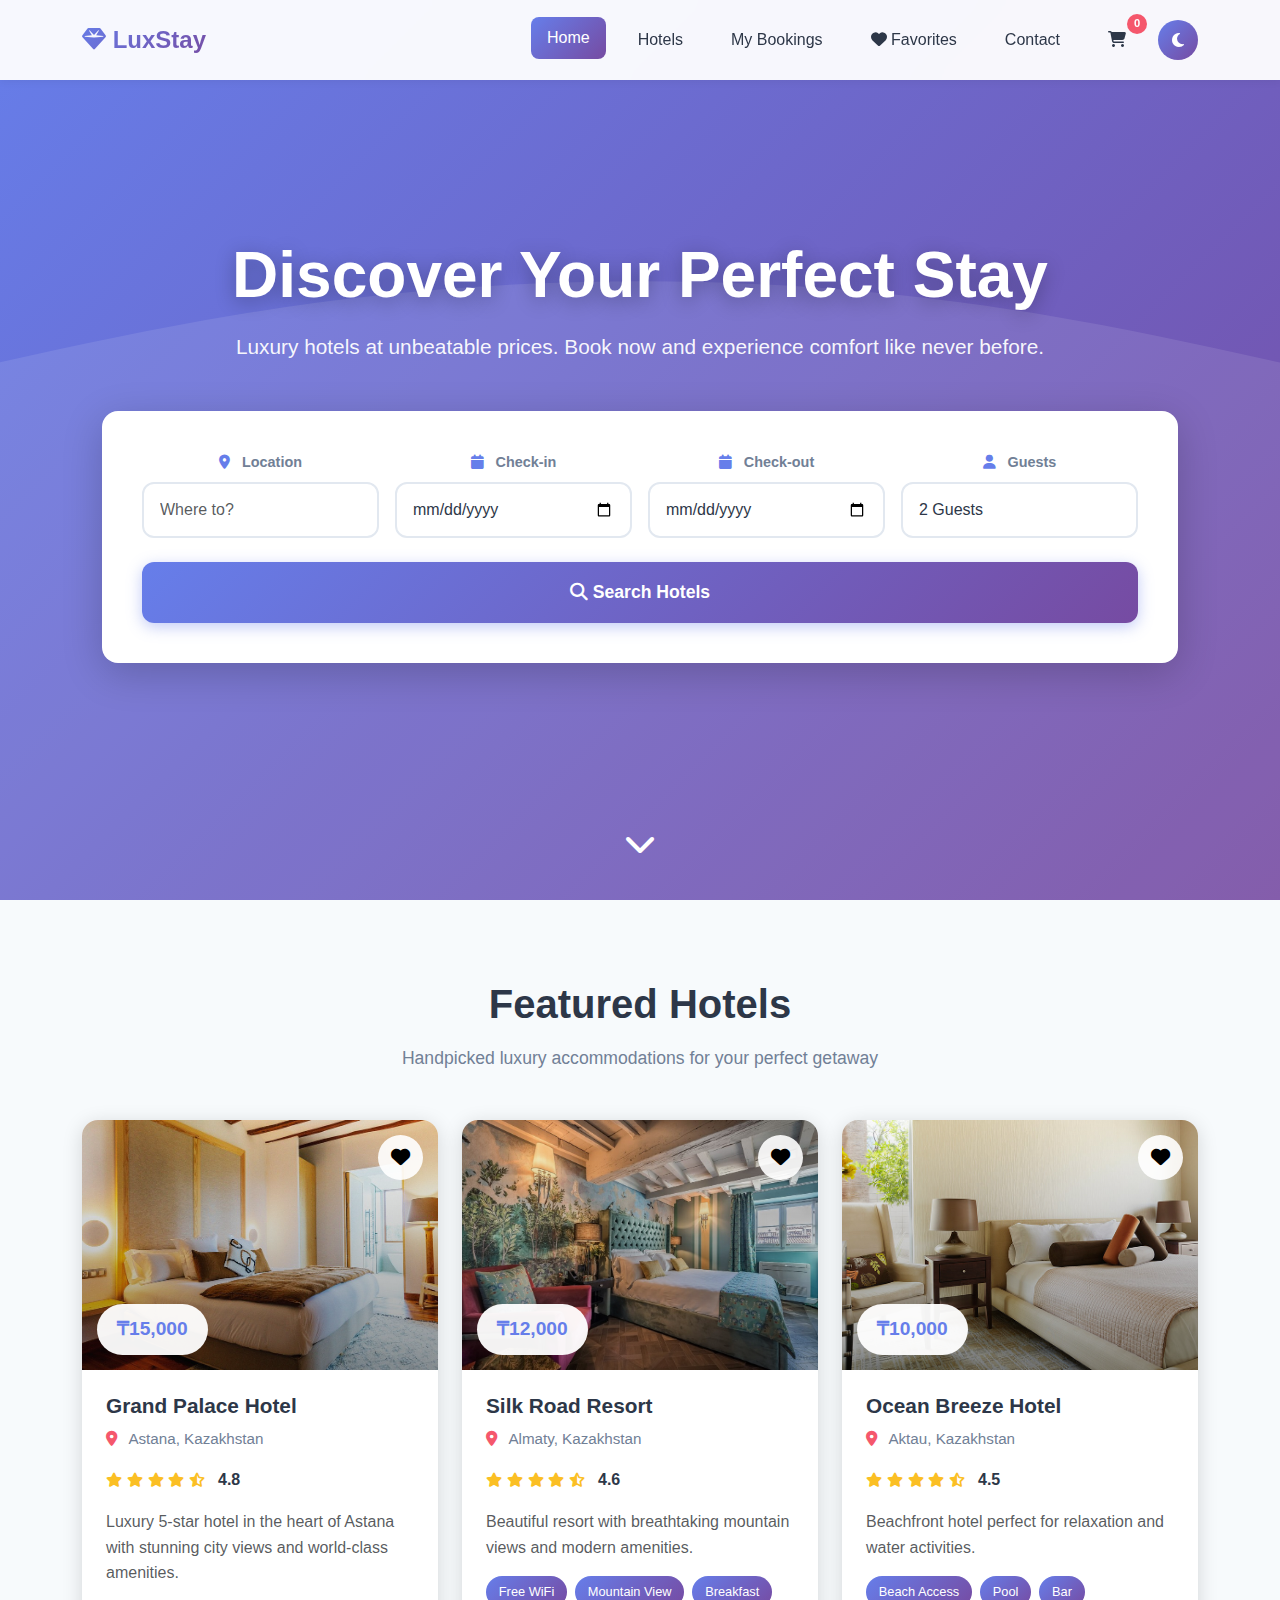
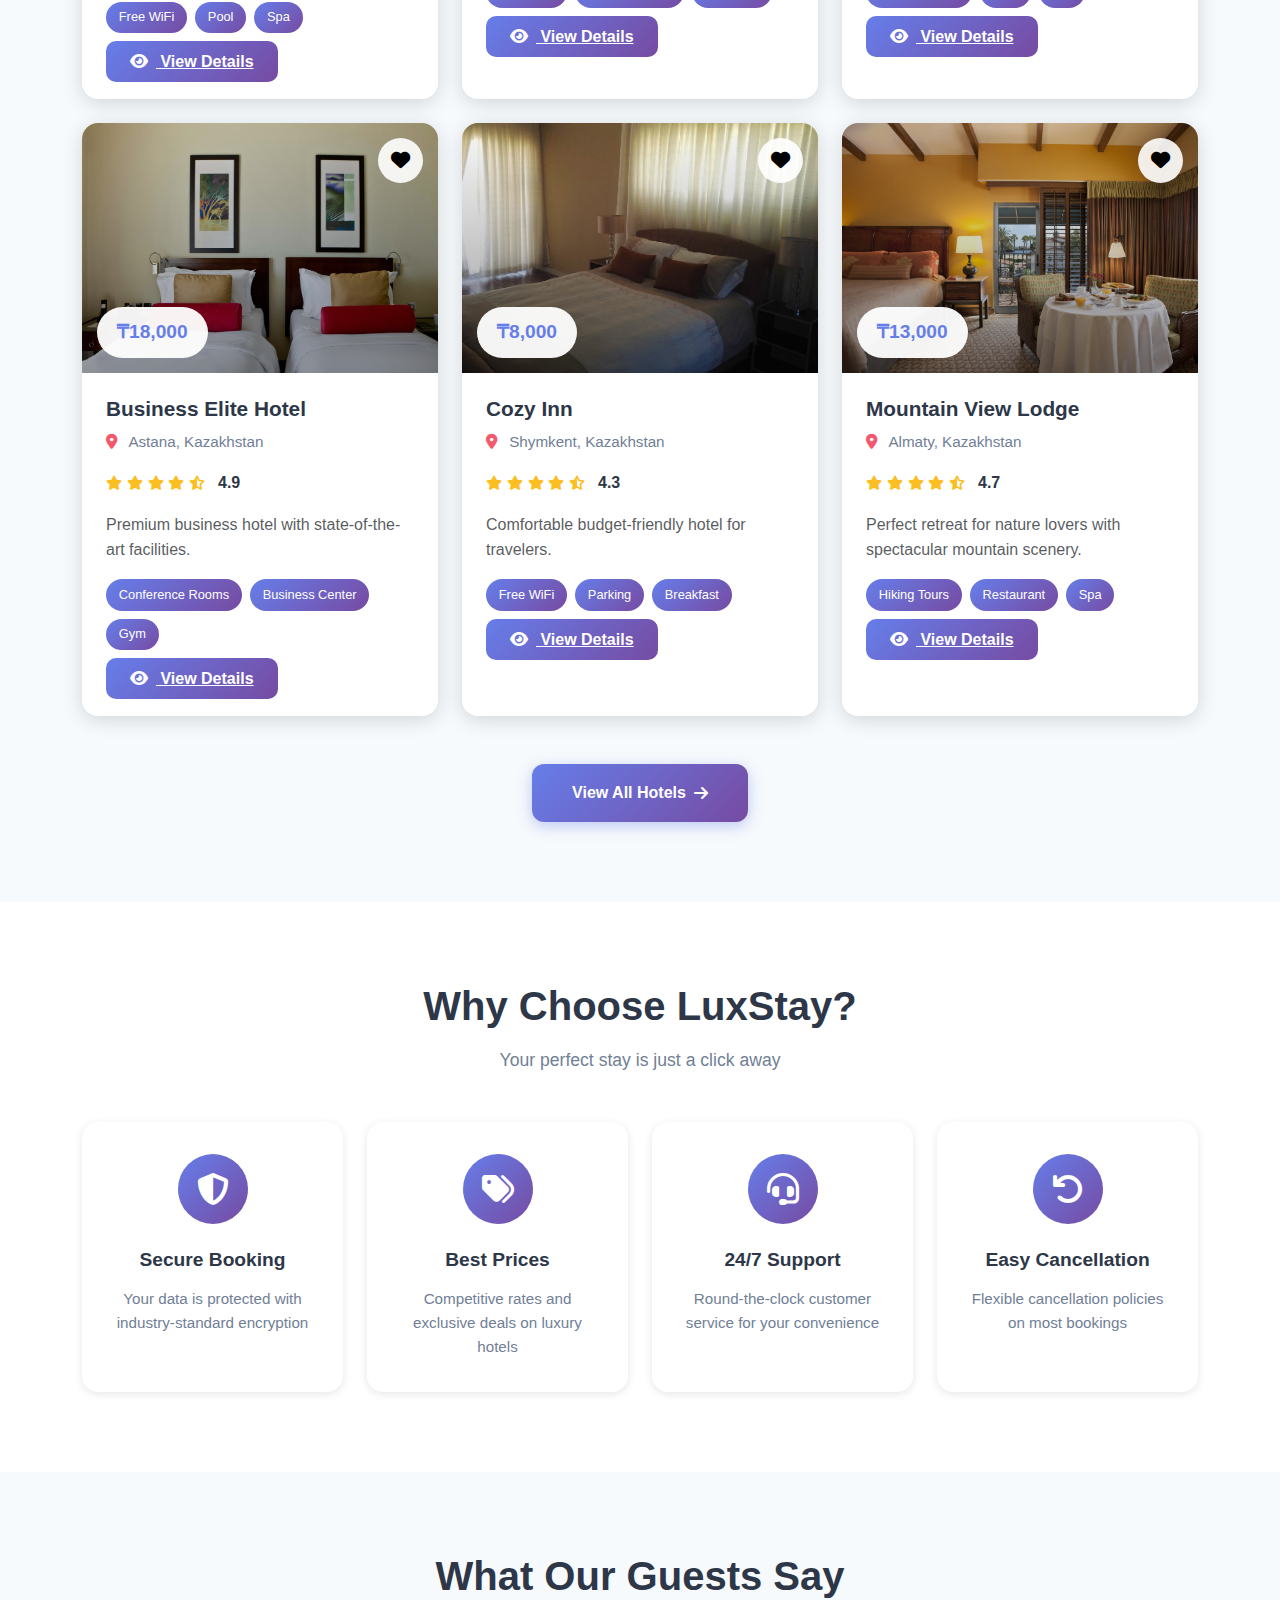
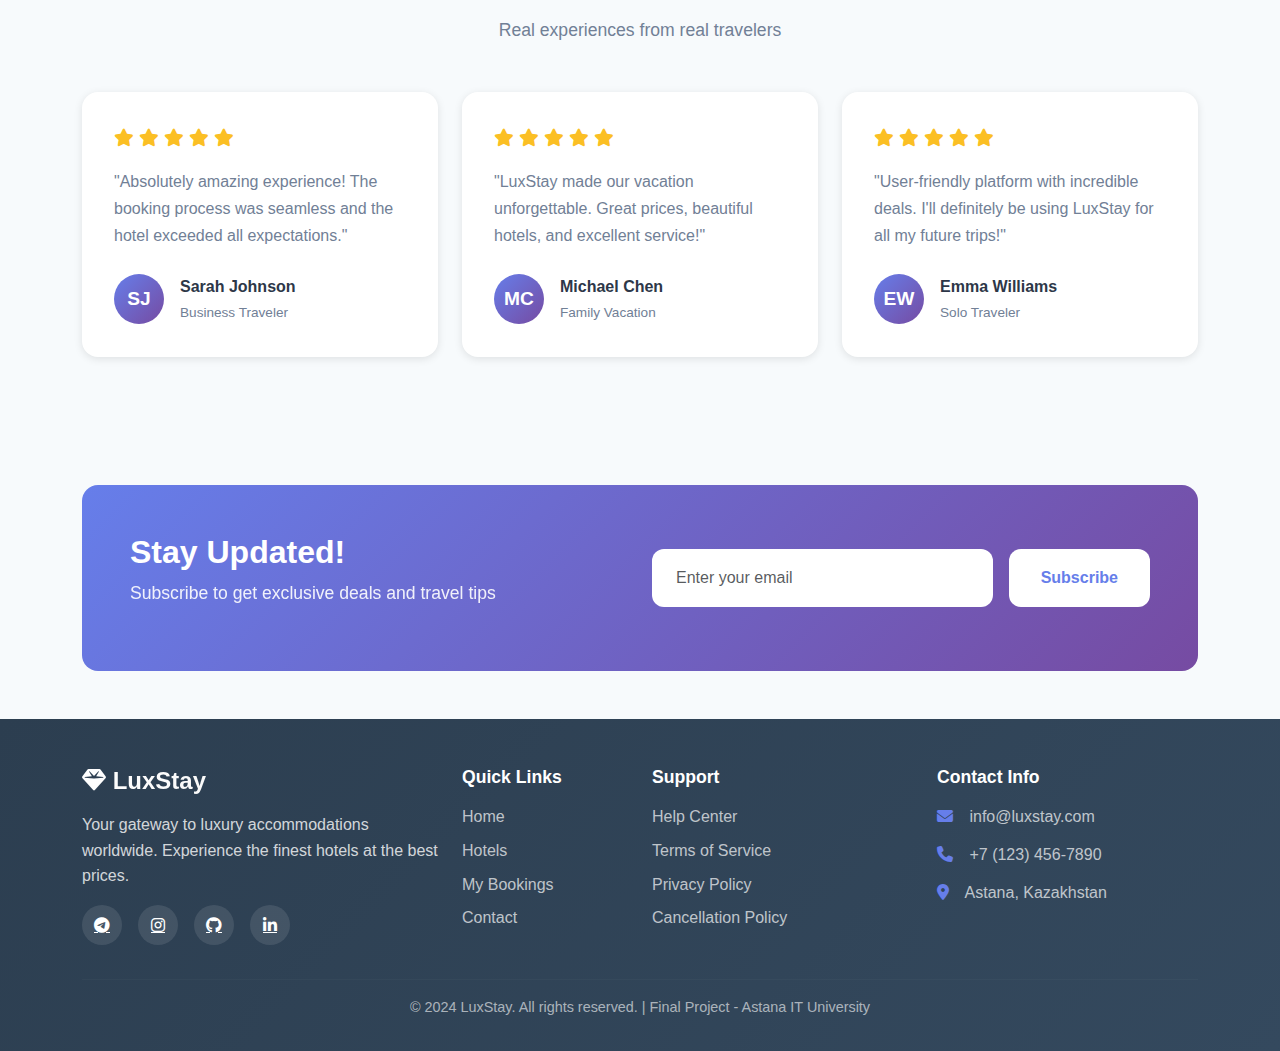
<file: index.html>
<!DOCTYPE html>
<html lang="en">
  <head>
    <meta charset="UTF-8" />
    <meta name="viewport" content="width=device-width, initial-scale=1.0" />
    <title>LuxStay - Premium Hotel Booking</title>
    <link
      href="https://cdn.jsdelivr.net/npm/bootstrap@5.3.0/dist/css/bootstrap.min.css"
      rel="stylesheet"
    />
    <link
      rel="stylesheet"
      href="https://cdnjs.cloudflare.com/ajax/libs/font-awesome/6.4.0/css/all.min.css"
    />
    <link rel="stylesheet" href="styles.css" />
  </head>
  <body>
    <!-- Navigation -->
    <nav class="navbar navbar-expand-lg navbar-dark fixed-top">
      <div class="container">
        <a class="navbar-brand" href="index.html">
          <i class="fas fa-gem"></i> LuxStay
        </a>
        <button
          class="navbar-toggler"
          type="button"
          data-bs-toggle="collapse"
          data-bs-target="#navbarNav"
        >
          <span class="navbar-toggler-icon"></span>
        </button>
        <div class="collapse navbar-collapse" id="navbarNav">
          <ul class="navbar-nav ms-auto align-items-center">
            <li class="nav-item">
              <a class="nav-link active" href="index.html">Home</a>
            </li>
            <li class="nav-item">
              <a class="nav-link" href="browse.html">Hotels</a>
            </li>
            <li class="nav-item">
              <a class="nav-link" href="bookings.html">My Bookings</a>
            </li>
            <li class="nav-item">
              <a class="nav-link" href="favorites.html">
                <i class="fas fa-heart"></i> Favorites
              </a>
            </li>
            <li class="nav-item">
              <a class="nav-link" href="contact.html">Contact</a>
            </li>
            <li class="nav-item">
              <a class="nav-link position-relative" href="cart.html">
                <i class="fas fa-shopping-cart"></i>
                <span class="cart-count" id="cartCount">0</span>
              </a>
            </li>
            <li class="nav-item">
              <button class="theme-btn" onclick="toggleTheme()">
                <i class="fas fa-moon" id="themeIcon"></i>
              </button>
            </li>
          </ul>
        </div>
      </div>
    </nav>

    <!-- Hero Section -->
    <section class="hero-section">
      <div class="hero-overlay"></div>
      <div class="container hero-content">
        <h1 class="hero-title" data-aos="fade-up">
          Discover Your Perfect Stay
        </h1>
        <p class="hero-subtitle" data-aos="fade-up" data-aos-delay="100">
          Luxury hotels at unbeatable prices. Book now and experience comfort
          like never before.
        </p>

        <!-- Search Box -->
        <div class="search-card" data-aos="fade-up" data-aos-delay="200">
          <form id="searchForm" onsubmit="handleSearch(event)">
            <div class="row g-3">
              <div class="col-md-3">
                <div class="form-group">
                  <label><i class="fas fa-map-marker-alt"></i> Location</label>
                  <input
                    type="text"
                    class="form-control"
                    id="searchLocation"
                    placeholder="Where to?"
                    required
                  />
                </div>
              </div>
              <div class="col-md-3">
                <div class="form-group">
                  <label><i class="fas fa-calendar"></i> Check-in</label>
                  <input
                    type="date"
                    class="form-control"
                    id="checkIn"
                    required
                  />
                </div>
              </div>
              <div class="col-md-3">
                <div class="form-group">
                  <label><i class="fas fa-calendar"></i> Check-out</label>
                  <input
                    type="date"
                    class="form-control"
                    id="checkOut"
                    required
                  />
                </div>
              </div>
              <div class="col-md-3">
                <div class="form-group">
                  <label><i class="fas fa-user"></i> Guests</label>
                  <select class="form-control" id="guests">
                    <option value="1">1 Guest</option>
                    <option value="2" selected>2 Guests</option>
                    <option value="3">3 Guests</option>
                    <option value="4">4 Guests</option>
                    <option value="5">5+ Guests</option>
                  </select>
                </div>
              </div>
            </div>
            <button type="submit" class="btn-search">
              <i class="fas fa-search"></i> Search Hotels
            </button>
          </form>
        </div>
      </div>

      <!-- Scroll Indicator -->
      <div class="scroll-indicator">
        <i class="fas fa-chevron-down"></i>
      </div>
    </section>

    <!-- Featured Hotels -->
    <section class="section">
      <div class="container">
        <div class="section-header text-center">
          <h2 class="section-title">Featured Hotels</h2>
          <p class="section-subtitle">
            Handpicked luxury accommodations for your perfect getaway
          </p>
        </div>

        <div class="row g-4" id="featuredHotels">
          <!-- Hotels will be loaded by JavaScript -->
        </div>

        <div class="text-center mt-5">
          <a href="browse.html" class="btn-primary-custom">
            View All Hotels <i class="fas fa-arrow-right ms-2"></i>
          </a>
        </div>
      </div>
    </section>

    <!-- Features Section -->
    <section class="section features-section">
      <div class="container">
        <div class="section-header text-center">
          <h2 class="section-title">Why Choose LuxStay?</h2>
          <p class="section-subtitle">Your perfect stay is just a click away</p>
        </div>

        <div class="row g-4">
          <div class="col-md-3">
            <div class="feature-card">
              <div class="feature-icon">
                <i class="fas fa-shield-alt"></i>
              </div>
              <h4>Secure Booking</h4>
              <p>Your data is protected with industry-standard encryption</p>
            </div>
          </div>
          <div class="col-md-3">
            <div class="feature-card">
              <div class="feature-icon">
                <i class="fas fa-tags"></i>
              </div>
              <h4>Best Prices</h4>
              <p>Competitive rates and exclusive deals on luxury hotels</p>
            </div>
          </div>
          <div class="col-md-3">
            <div class="feature-card">
              <div class="feature-icon">
                <i class="fas fa-headset"></i>
              </div>
              <h4>24/7 Support</h4>
              <p>Round-the-clock customer service for your convenience</p>
            </div>
          </div>
          <div class="col-md-3">
            <div class="feature-card">
              <div class="feature-icon">
                <i class="fas fa-undo"></i>
              </div>
              <h4>Easy Cancellation</h4>
              <p>Flexible cancellation policies on most bookings</p>
            </div>
          </div>
        </div>
      </div>
    </section>

    <!-- Testimonials -->
    <section class="section testimonials-section">
      <div class="container">
        <div class="section-header text-center">
          <h2 class="section-title">What Our Guests Say</h2>
          <p class="section-subtitle">Real experiences from real travelers</p>
        </div>

        <div class="row g-4">
          <div class="col-md-4">
            <div class="testimonial-card">
              <div class="stars">
                <i class="fas fa-star"></i>
                <i class="fas fa-star"></i>
                <i class="fas fa-star"></i>
                <i class="fas fa-star"></i>
                <i class="fas fa-star"></i>
              </div>
              <p>
                "Absolutely amazing experience! The booking process was seamless
                and the hotel exceeded all expectations."
              </p>
              <div class="testimonial-author">
                <div class="author-avatar">SJ</div>
                <div>
                  <strong>Sarah Johnson</strong>
                  <small>Business Traveler</small>
                </div>
              </div>
            </div>
          </div>
          <div class="col-md-4">
            <div class="testimonial-card">
              <div class="stars">
                <i class="fas fa-star"></i>
                <i class="fas fa-star"></i>
                <i class="fas fa-star"></i>
                <i class="fas fa-star"></i>
                <i class="fas fa-star"></i>
              </div>
              <p>
                "LuxStay made our vacation unforgettable. Great prices,
                beautiful hotels, and excellent service!"
              </p>
              <div class="testimonial-author">
                <div class="author-avatar">MC</div>
                <div>
                  <strong>Michael Chen</strong>
                  <small>Family Vacation</small>
                </div>
              </div>
            </div>
          </div>
          <div class="col-md-4">
            <div class="testimonial-card">
              <div class="stars">
                <i class="fas fa-star"></i>
                <i class="fas fa-star"></i>
                <i class="fas fa-star"></i>
                <i class="fas fa-star"></i>
                <i class="fas fa-star"></i>
              </div>
              <p>
                "User-friendly platform with incredible deals. I'll definitely
                be using LuxStay for all my future trips!"
              </p>
              <div class="testimonial-author">
                <div class="author-avatar">EW</div>
                <div>
                  <strong>Emma Williams</strong>
                  <small>Solo Traveler</small>
                </div>
              </div>
            </div>
          </div>
        </div>
      </div>
    </section>

    <!-- Newsletter -->
    <section class="newsletter-section">
      <div class="container">
        <div class="newsletter-card">
          <div class="row align-items-center">
            <div class="col-md-6">
              <h3>Stay Updated!</h3>
              <p>Subscribe to get exclusive deals and travel tips</p>
            </div>
            <div class="col-md-6">
              <form class="newsletter-form" onsubmit="handleNewsletter(event)">
                <input
                  type="email"
                  class="form-control"
                  placeholder="Enter your email"
                  required
                />
                <button type="submit" class="btn-subscribe">Subscribe</button>
              </form>
            </div>
          </div>
        </div>
      </div>
    </section>

    <!-- Footer -->
    <footer class="footer">
      <div class="container">
        <div class="row g-4">
          <div class="col-md-4">
            <h5 class="footer-title"><i class="fas fa-gem"></i> LuxStay</h5>
            <p>
              Your gateway to luxury accommodations worldwide. Experience the
              finest hotels at the best prices.
            </p>
            <div class="social-links">
              <a href="https://t.me/dzhangazy"
                ><i class="fab fa-telegram"></i
              ></a>
              <a href="https://www.instagram.com/dbktzhvn/"
                ><i class="fab fa-instagram"></i
              ></a>
              <a href="https://github.com/dzhangazy"
                ><i class="fab fa-github"></i
              ></a>
              <a href="https://linkedin.com/in/bakytzhan-jangazy-50b337372"
                ><i class="fab fa-linkedin-in"></i
              ></a>
            </div>
          </div>
          <div class="col-md-2">
            <h6 class="footer-subtitle">Quick Links</h6>
            <ul class="footer-links">
              <li><a href="index.html">Home</a></li>
              <li><a href="browse.html">Hotels</a></li>
              <li><a href="bookings.html">My Bookings</a></li>
              <li><a href="contact.html">Contact</a></li>
            </ul>
          </div>
          <div class="col-md-3">
            <h6 class="footer-subtitle">Support</h6>
            <ul class="footer-links">
              <li>
                <a href="https://www.ihg.com/content/us/en/customer-care/main"
                  >Help Center</a
                >
              </li>
              <li>
                <a href="https://www.marriott.com/about/terms-of-use.mi"
                  >Terms of Service</a
                >
              </li>
              <li>
                <a
                  href="https://www.marriott.com/about/privacy.mi?adobe_mc=MCMID%3D66712657228795457689090308981152108373%7CMCORGID%3D664516D751E565010A490D4C%2540AdobeOrg%7CTS%3D1762853635"
                  >Privacy Policy</a
                >
              </li>
              <li>
                <a href="https://cityloungehotel.com/en/cancellation-policy"
                  >Cancellation Policy</a
                >
              </li>
            </ul>
          </div>
          <div class="col-md-3">
            <h6 class="footer-subtitle">Contact Info</h6>
            <ul class="footer-contact">
              <li><i class="fas fa-envelope"></i> info@luxstay.com</li>
              <li><i class="fas fa-phone"></i> +7 (123) 456-7890</li>
              <li><i class="fas fa-map-marker-alt"></i> Astana, Kazakhstan</li>
            </ul>
          </div>
        </div>
        <hr class="footer-divider" />
        <div class="footer-bottom">
          <p>
            &copy; 2024 LuxStay. All rights reserved. | Final Project - Astana
            IT University
          </p>
        </div>
      </div>
    </footer>

    <script src="https://cdn.jsdelivr.net/npm/bootstrap@5.3.0/dist/js/bootstrap.bundle.min.js"></script>
    <script src="https://code.jquery.com/jquery-3.6.0.min.js"></script>
    <script src="data.js"></script>
    <script src="storage.js"></script>
    <script src="theme.js"></script>
    <script src="main.js"></script>
  </body>
</html>
</file>
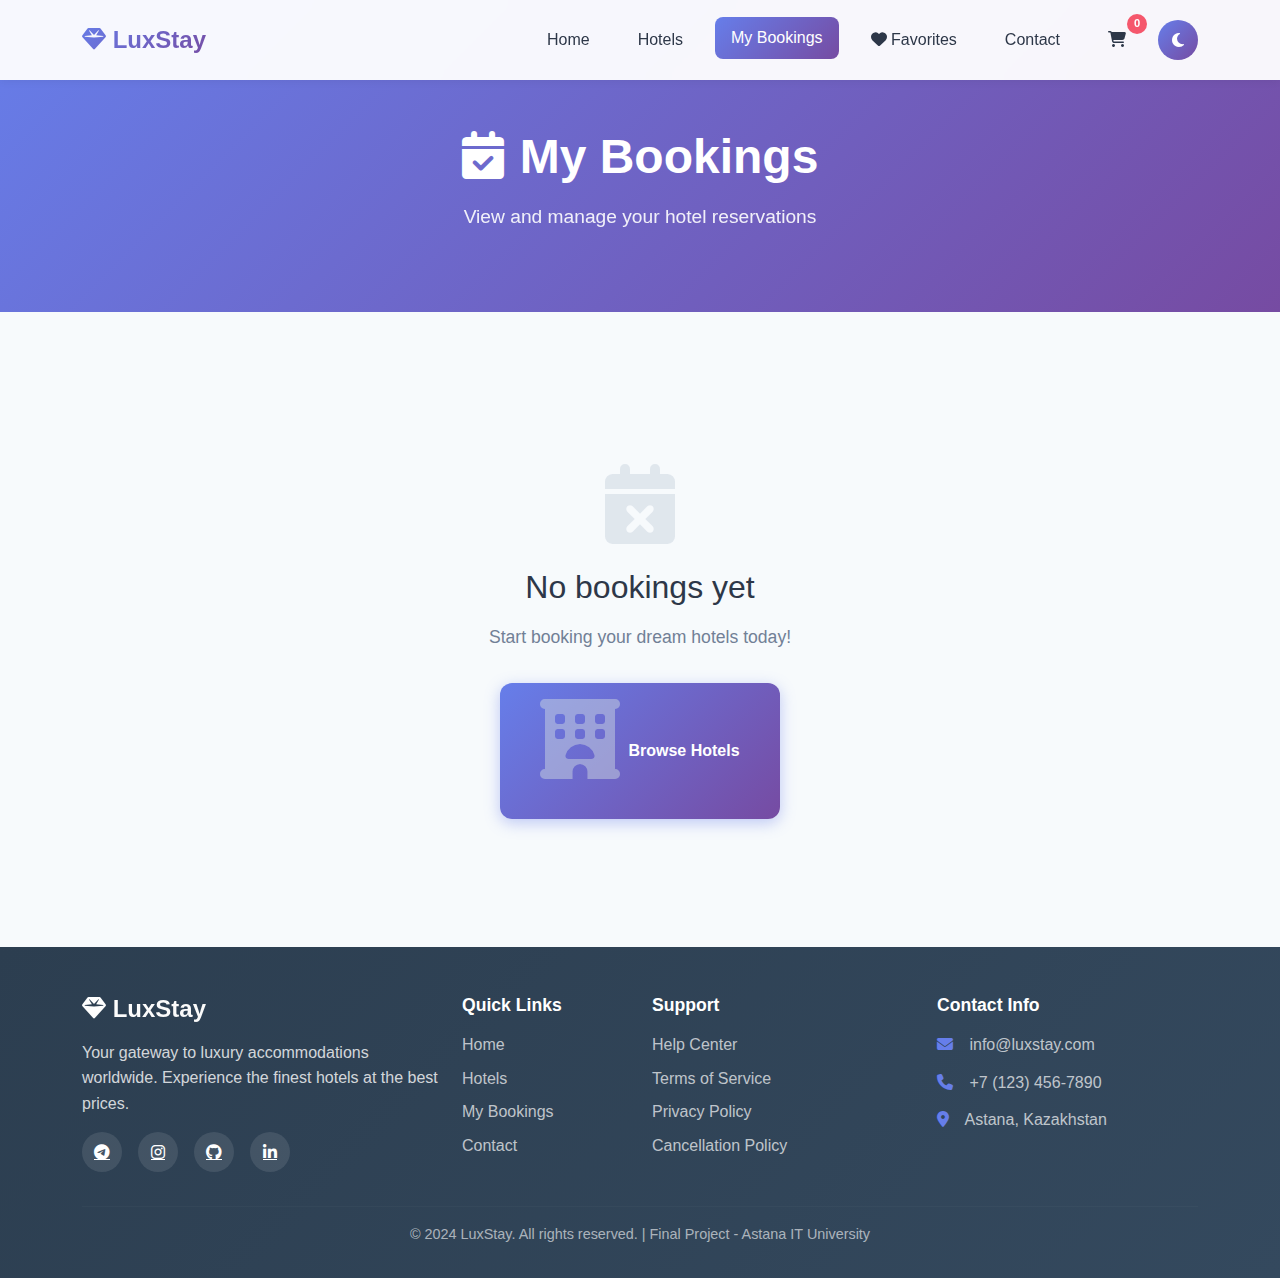
<file: bookings.html>
<!DOCTYPE html>
<html lang="en">
  <head>
    <meta charset="UTF-8" />
    <meta name="viewport" content="width=device-width, initial-scale=1.0" />
    <title>My Bookings - LuxStay</title>
    <link
      href="https://cdn.jsdelivr.net/npm/bootstrap@5.3.0/dist/css/bootstrap.min.css"
      rel="stylesheet"
    />
    <link
      rel="stylesheet"
      href="https://cdnjs.cloudflare.com/ajax/libs/font-awesome/6.4.0/css/all.min.css"
    />
    <link rel="stylesheet" href="styles.css" />
    <style>
      .page-hero {
        background: var(--primary-gradient);
        padding: 8rem 0 4rem;
        color: white;
        text-align: center;
      }

      .bookings-container {
        min-height: calc(100vh - 500px);
        padding: 3rem 0;
      }

      .booking-card {
        background: var(--bg-card);
        border-radius: var(--border-radius);
        padding: 2rem;
        box-shadow: var(--shadow-md);
        margin-bottom: 1.5rem;
        transition: var(--transition);
      }

      .booking-card:hover {
        box-shadow: var(--shadow-lg);
        transform: translateY(-3px);
      }

      .booking-card.cancelled {
        opacity: 0.6;
      }

      .booking-image {
        height: 180px;
        background-size: cover;
        background-position: center;
        border-radius: 12px;
      }

      .status-badge {
        padding: 0.5rem 1.25rem;
        border-radius: 20px;
        font-weight: 600;
        font-size: 0.9rem;
        display: inline-block;
      }

      .status-badge.confirmed {
        background: linear-gradient(135deg, #4facfe 0%, #00f2fe 100%);
        color: white;
      }

      .status-badge.cancelled {
        background: linear-gradient(135deg, #f093fb 0%, #f5576c 100%);
        color: white;
      }

      .booking-detail {
        margin-bottom: 1rem;
      }

      .booking-detail .label {
        color: var(--text-light);
        font-size: 0.9rem;
        margin-bottom: 0.25rem;
      }

      .booking-detail .value {
        color: var(--text-dark);
        font-weight: 600;
        font-size: 1rem;
      }

      .empty-state {
        text-align: center;
        padding: 5rem 2rem;
      }

      .empty-state i {
        font-size: 5rem;
        color: #cbd5e0;
        margin-bottom: 1.5rem;
        opacity: 0.5;
      }

      .empty-state h3 {
        color: var(--text-dark);
        font-size: 2rem;
        margin-bottom: 1rem;
      }

      .empty-state p {
        color: var(--text-light);
        font-size: 1.1rem;
        margin-bottom: 2rem;
      }
    </style>
  </head>
  <body>
    <!-- Navigation -->
    <nav class="navbar navbar-expand-lg navbar-dark fixed-top">
      <div class="container">
        <a class="navbar-brand" href="index.html">
          <i class="fas fa-gem"></i> LuxStay
        </a>
        <button
          class="navbar-toggler"
          type="button"
          data-bs-toggle="collapse"
          data-bs-target="#navbarNav"
        >
          <span class="navbar-toggler-icon"></span>
        </button>
        <div class="collapse navbar-collapse" id="navbarNav">
          <ul class="navbar-nav ms-auto align-items-center">
            <li class="nav-item">
              <a class="nav-link" href="index.html">Home</a>
            </li>
            <li class="nav-item">
              <a class="nav-link" href="browse.html">Hotels</a>
            </li>
            <li class="nav-item">
              <a class="nav-link active" href="bookings.html">My Bookings</a>
            </li>
            <li class="nav-item">
              <a class="nav-link" href="favorites.html">
                <i class="fas fa-heart"></i> Favorites
              </a>
            </li>
            <li class="nav-item">
              <a class="nav-link" href="contact.html">Contact</a>
            </li>
            <li class="nav-item">
              <a class="nav-link position-relative" href="cart.html">
                <i class="fas fa-shopping-cart"></i>
                <span class="cart-count" id="cartCount">0</span>
              </a>
            </li>
            <li class="nav-item">
              <button class="theme-btn" onclick="toggleTheme()">
                <i class="fas fa-moon" id="themeIcon"></i>
              </button>
            </li>
          </ul>
        </div>
      </div>
    </nav>

    <!-- Page Hero -->
    <div class="page-hero">
      <div class="container">
        <h1 style="font-size: 3rem; font-weight: 700; margin-bottom: 1rem">
          <i class="fas fa-calendar-check me-3"></i>My Bookings
        </h1>
        <p style="font-size: 1.2rem; opacity: 0.9">
          View and manage your hotel reservations
        </p>
      </div>
    </div>

    <!-- Main Content -->
    <div class="bookings-container">
      <div class="container">
        <div id="bookingsList">
          <!-- Bookings will be loaded here -->
        </div>
        <div class="text-end mb-4">
          <button
            class="btn btn-danger"
            id="deleteCancelledBtn"
            onclick="deleteCancelledBookings()"
          >
            <i class="fas fa-trash-alt me-2"></i> Delete Cancelled Bookings
          </button>
        </div>

        <div id="emptyBookings" class="empty-state" style="display: none">
          <i class="fas fa-calendar-times"></i>
          <h3>No bookings yet</h3>
          <p>Start booking your dream hotels today!</p>
          <a href="browse.html" class="btn-primary-custom">
            <i class="fas fa-hotel me-2"></i> Browse Hotels
          </a>
        </div>
      </div>
    </div>

    <!-- Footer -->
    <footer class="footer">
      <div class="container">
        <div class="row g-4">
          <div class="col-md-4">
            <h5 class="footer-title"><i class="fas fa-gem"></i> LuxStay</h5>
            <p>
              Your gateway to luxury accommodations worldwide. Experience the
              finest hotels at the best prices.
            </p>
            <div class="social-links">
              <a href="https://t.me/dzhangazy"
                ><i class="fab fa-telegram"></i
              ></a>
              <a href="https://www.instagram.com/dbktzhvn/"
                ><i class="fab fa-instagram"></i
              ></a>
              <a href="https://github.com/dzhangazy"
                ><i class="fab fa-github"></i
              ></a>
              <a href="https://linkedin.com/in/bakytzhan-jangazy-50b337372"
                ><i class="fab fa-linkedin-in"></i
              ></a>
            </div>
          </div>
          <div class="col-md-2">
            <h6 class="footer-subtitle">Quick Links</h6>
            <ul class="footer-links">
              <li><a href="index.html">Home</a></li>
              <li><a href="browse.html">Hotels</a></li>
              <li><a href="bookings.html">My Bookings</a></li>
              <li><a href="contact.html">Contact</a></li>
            </ul>
          </div>
          <div class="col-md-3">
            <h6 class="footer-subtitle">Support</h6>
            <ul class="footer-links">
              <li>
                <a href="https://www.ihg.com/content/us/en/customer-care/main"
                  >Help Center</a
                >
              </li>
              <li>
                <a href="https://www.marriott.com/about/terms-of-use.mi"
                  >Terms of Service</a
                >
              </li>
              <li>
                <a
                  href="https://www.marriott.com/about/privacy.mi?adobe_mc=MCMID%3D66712657228795457689090308981152108373%7CMCORGID%3D664516D751E565010A490D4C%2540AdobeOrg%7CTS%3D1762853635"
                  >Privacy Policy</a
                >
              </li>
              <li>
                <a href="https://cityloungehotel.com/en/cancellation-policy"
                  >Cancellation Policy</a
                >
              </li>
            </ul>
          </div>
          <div class="col-md-3">
            <h6 class="footer-subtitle">Contact Info</h6>
            <ul class="footer-contact">
              <li><i class="fas fa-envelope"></i> info@luxstay.com</li>
              <li><i class="fas fa-phone"></i> +7 (123) 456-7890</li>
              <li><i class="fas fa-map-marker-alt"></i> Astana, Kazakhstan</li>
            </ul>
          </div>
        </div>
        <hr class="footer-divider" />
        <div class="footer-bottom">
          <p>
            &copy; 2024 LuxStay. All rights reserved. | Final Project - Astana
            IT University
          </p>
        </div>
      </div>
    </footer>

    <script src="https://cdn.jsdelivr.net/npm/bootstrap@5.3.0/dist/js/bootstrap.bundle.min.js"></script>
    <script src="https://code.jquery.com/jquery-3.6.0.min.js"></script>
    <script src="data.js"></script>
    <script src="storage.js"></script>
    <script src="theme.js"></script>
    <script src="main.js"></script>
    <script>
      // Load bookings on page load
      document.addEventListener("DOMContentLoaded", function () {
        loadBookings();
      });

      function loadBookings() {
        const bookings = getBookings();
        const container = document.getElementById("bookingsList");
        const emptyState = document.getElementById("emptyBookings");

        if (bookings.length === 0) {
          container.style.display = "none";
          const deleteBtn = document.getElementById("deleteCancelledBtn");
          const hasCancelled = bookings.some((b) => b.status === "cancelled");
          deleteBtn.style.display = hasCancelled ? "inline-block" : "none";

          emptyState.style.display = "block";
          return;
        }

        container.style.display = "block";
        emptyState.style.display = "none";

        container.innerHTML = bookings
          .map(
            (booking) => `
                <div class="booking-card ${
                  booking.status === "cancelled" ? "cancelled" : ""
                }">
                    <div class="row g-4">
                        <div class="col-md-3">
                            <div class="booking-image" style="background-image: url('${
                              booking.hotel.image
                            }')"></div>
                        </div>
                        <div class="col-md-9">
                            <div class="d-flex justify-content-between align-items-start mb-3">
                                <div>
                                    <h4 style="color: var(--text-dark); margin-bottom: 0.5rem;">${
                                      booking.hotel.name
                                    }</h4>
                                    <p style="color: var(--text-light); margin: 0;">
                                        <i class="fas fa-map-marker-alt me-1"></i> ${
                                          booking.hotel.location
                                        }
                                    </p>
                                </div>
                                <span class="status-badge ${booking.status}">
                                    ${booking.status.toUpperCase()}
                                </span>
                            </div>
                            
                            <div class="row g-3 mb-3">
                                <div class="col-md-3">
                                    <div class="booking-detail">
                                        <div class="label">Check-in</div>
                                        <div class="value">${formatDate(
                                          booking.checkIn
                                        )}</div>
                                    </div>
                                </div>
                                <div class="col-md-3">
                                    <div class="booking-detail">
                                        <div class="label">Check-out</div>
                                        <div class="value">${formatDate(
                                          booking.checkOut
                                        )}</div>
                                    </div>
                                </div>
                                <div class="col-md-2">
                                    <div class="booking-detail">
                                        <div class="label">Nights</div>
                                        <div class="value">${
                                          booking.nights
                                        }</div>
                                    </div>
                                </div>
                                <div class="col-md-2">
                                    <div class="booking-detail">
                                        <div class="label">Guests</div>
                                        <div class="value">${
                                          booking.guests
                                        }</div>
                                    </div>
                                </div>
                                <div class="col-md-2">
                                    <div class="booking-detail">
                                        <div class="label">Total Price</div>
                                        <div class="value" style="color: var(--primary-color); font-size: 1.2rem;">
                                            ${formatPrice(booking.totalPrice)}
                                        </div>
                                    </div>
                                </div>
                            </div>

                            <div class="row g-3 mb-3">
                                <div class="col-md-4">
                                    <div class="booking-detail">
                                        <div class="label">Guest Name</div>
                                        <div class="value">${
                                          booking.guestName
                                        }</div>
                                    </div>
                                </div>
                                <div class="col-md-4">
                                    <div class="booking-detail">
                                        <div class="label">Email</div>
                                        <div class="value">${
                                          booking.guestEmail
                                        }</div>
                                    </div>
                                </div>
                                <div class="col-md-4">
                                    <div class="booking-detail">
                                        <div class="label">Booking Date</div>
                                        <div class="value">${new Date(
                                          booking.bookingDate
                                        ).toLocaleDateString()}</div>
                                    </div>
                                </div>
                            </div>

                            <div class="d-flex gap-2">
                                <a href="hotel-details.html?id=${
                                  booking.hotel.id
                                }" class="btn btn-sm btn-outline-primary">
                                    <i class="fas fa-eye me-1"></i> View Hotel
                                </a>
                                ${
                                  booking.status === "confirmed"
                                    ? `
                                    <button class="btn btn-sm btn-outline-danger" onclick="handleCancelBooking(${booking.id})">
                                        <i class="fas fa-times me-1"></i> Cancel Booking
                                    </button>
                                `
                                    : ""
                                }
                            </div>
                        </div>
                    </div>
                </div>
            `
          )
          .join("");
      }

      function handleCancelBooking(bookingId) {
        if (confirm("Are you sure you want to cancel this booking?")) {
          cancelBooking(bookingId);
          loadBookings();
          showToast("Booking cancelled successfully", "info");
        }
      }
      function deleteCancelledBookings() {
        // Подтверждение можно оставить или убрать по желанию
        // if (!confirm("Are you sure you want to delete all cancelled bookings?")) return;

        let bookings = getBookings(); // Получаем все бронирования
        const activeBookings = bookings.filter((b) => b.status !== "cancelled"); // Убираем отменённые

        saveBookings(activeBookings); // Сохраняем обновлённый список
        renderBookings(activeBookings); // ⬅️ Обновляем DOM немедленно
        showToast("Cancelled bookings removed successfully", "success");
      }
      function renderBookings(bookings) {
        const list = document.getElementById("bookingsList");
        list.innerHTML = ""; // очищаем контейнер

        if (bookings.length === 0) {
          list.innerHTML = "<p class='text-muted'>No bookings found.</p>";
          return;
        }

        bookings.forEach((b) => {
          const card = document.createElement("div");
          card.className = "card mb-3";
          card.innerHTML = `
      <div class="card-body">
        <h5 class="card-title">${b.hotelName}</h5>
        <p class="card-text">Check-in: ${b.checkIn} | Check-out: ${b.checkOut}</p>
        <p class="card-text"><strong>Status:</strong> ${b.status}</p>
      </div>
    `;
          list.appendChild(card);
        });
      }
    </script>
  </body>
</html>
</file>
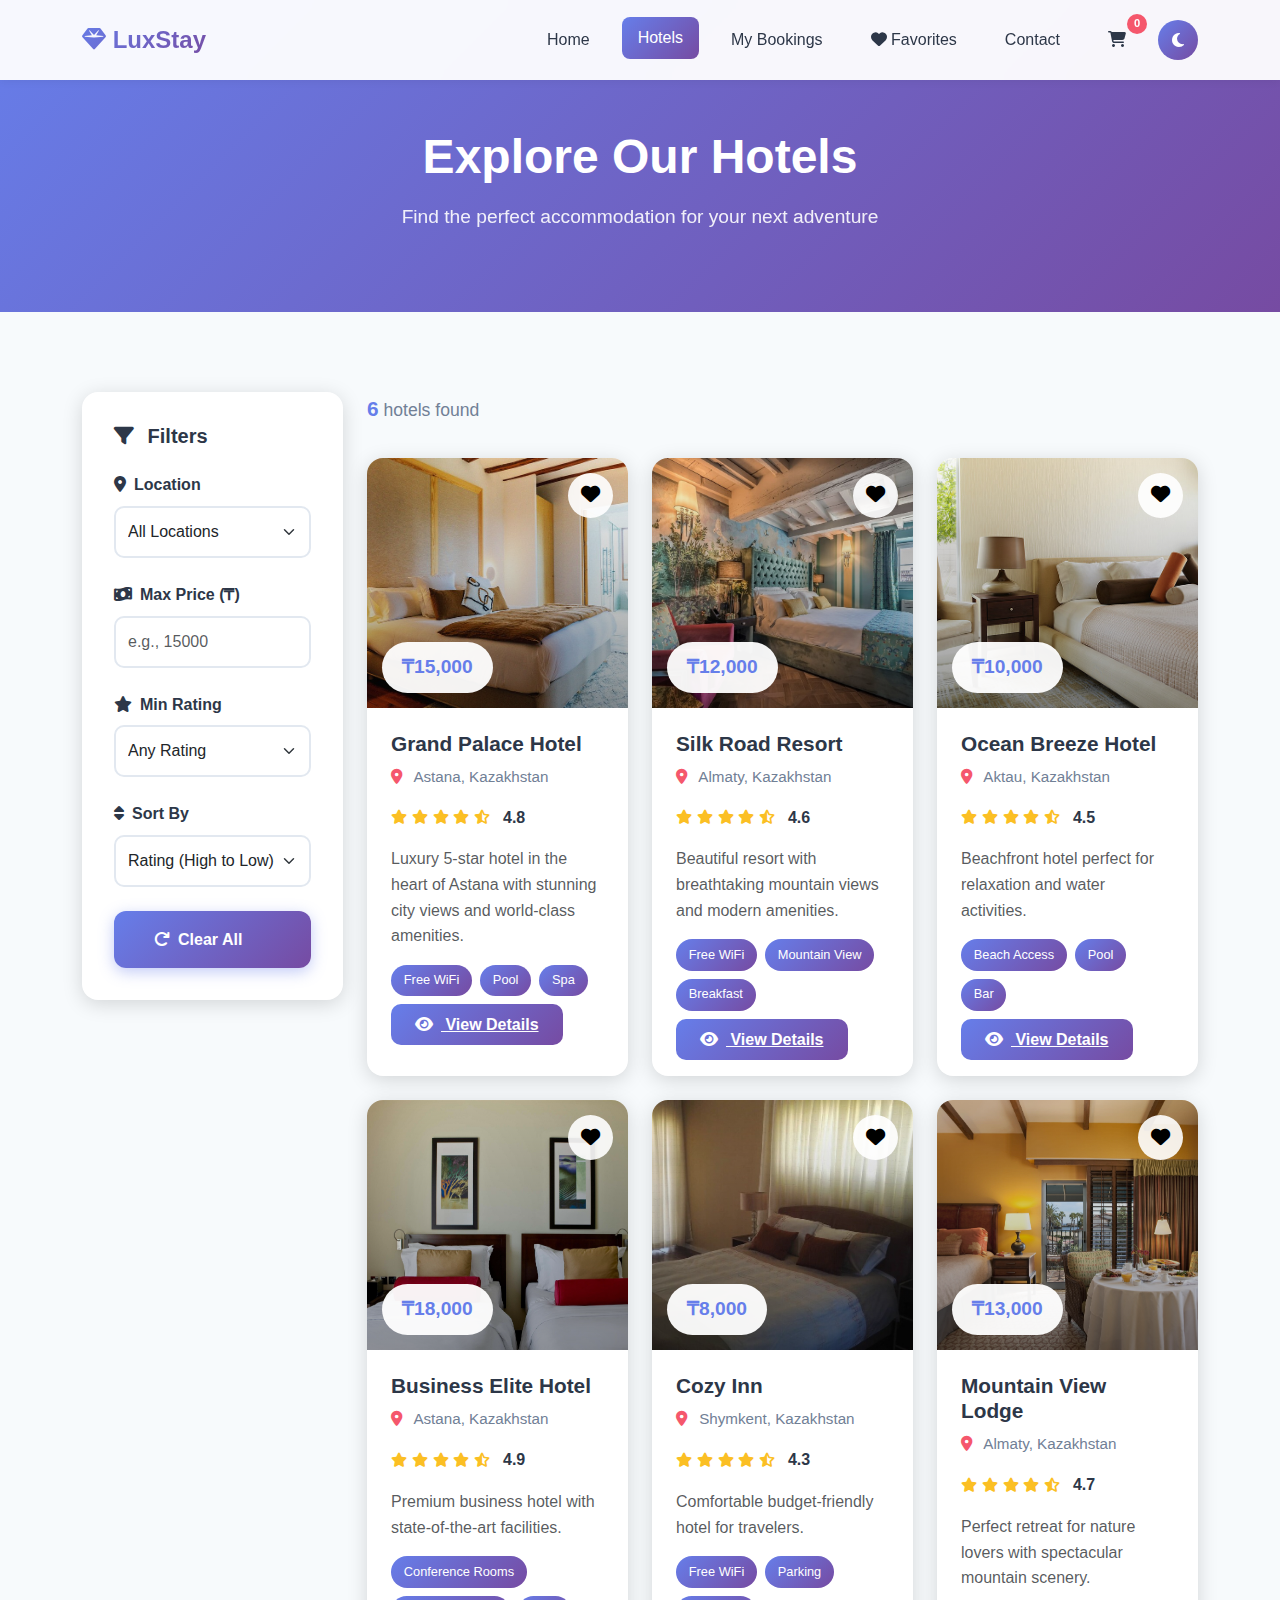
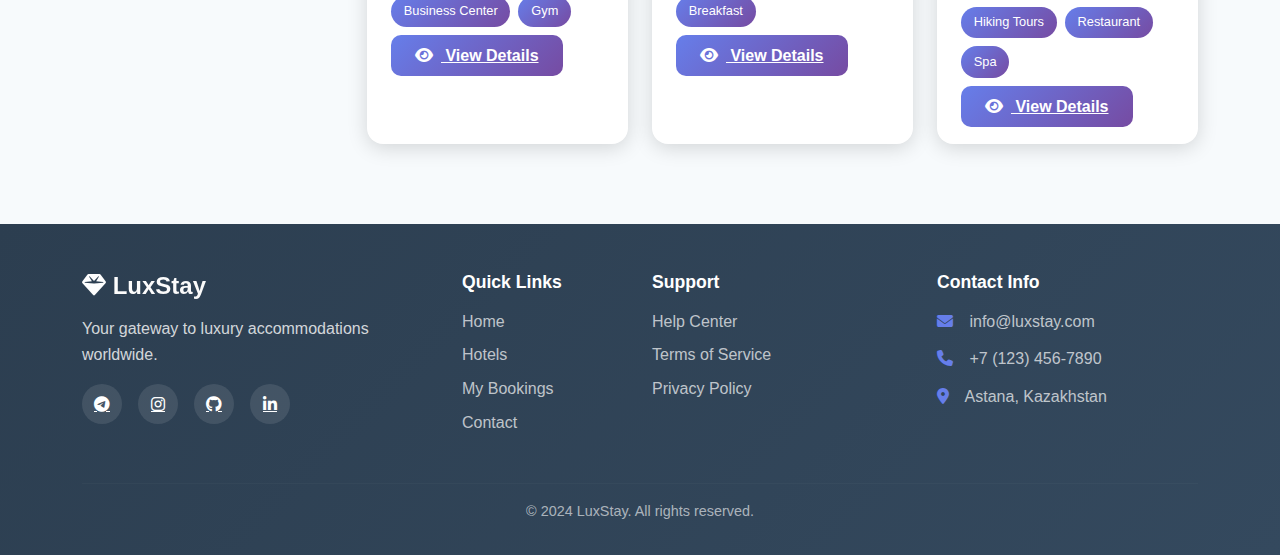
<file: browse.html>
<!DOCTYPE html>
<html lang="en">
  <head>
    <meta charset="UTF-8" />
    <meta name="viewport" content="width=device-width, initial-scale=1.0" />
    <title>Browse Hotels - LuxStay</title>
    <link
      href="https://cdn.jsdelivr.net/npm/bootstrap@5.3.0/dist/css/bootstrap.min.css"
      rel="stylesheet"
    />
    <link
      rel="stylesheet"
      href="https://cdnjs.cloudflare.com/ajax/libs/font-awesome/6.4.0/css/all.min.css"
    />
    <link rel="stylesheet" href="styles.css" />
    <style>
      .page-hero {
        background: var(--primary-gradient);
        padding: 8rem 0 4rem;
        color: white;
        text-align: center;
      }

      .filter-card {
        background: var(--bg-card);
        padding: 2rem;
        border-radius: var(--border-radius);
        box-shadow: var(--shadow-md);
        margin-bottom: 2rem;
      }

      .filter-card h5 {
        font-weight: 700;
        margin-bottom: 1.5rem;
        color: var(--text-dark);
      }

      .filter-group {
        margin-bottom: 1.5rem;
      }

      .filter-group label {
        font-weight: 600;
        color: var(--text-dark);
        margin-bottom: 0.5rem;
        display: block;
      }

      .filter-group .form-control,
      .filter-group .form-select {
        border: 2px solid #e2e8f0;
        border-radius: 10px;
        padding: 0.75rem;
      }

      .results-header {
        display: flex;
        justify-content: space-between;
        align-items: center;
        margin-bottom: 2rem;
      }

      .results-count {
        font-size: 1.1rem;
        color: var(--text-light);
      }

      .results-count strong {
        color: var(--primary-color);
        font-size: 1.3rem;
      }
    </style>
  </head>
  <body>
    <!-- Navigation -->
    <nav class="navbar navbar-expand-lg navbar-dark fixed-top">
      <div class="container">
        <a class="navbar-brand" href="index.html">
          <i class="fas fa-gem"></i> LuxStay
        </a>
        <button
          class="navbar-toggler"
          type="button"
          data-bs-toggle="collapse"
          data-bs-target="#navbarNav"
        >
          <span class="navbar-toggler-icon"></span>
        </button>
        <div class="collapse navbar-collapse" id="navbarNav">
          <ul class="navbar-nav ms-auto align-items-center">
            <li class="nav-item">
              <a class="nav-link" href="index.html">Home</a>
            </li>
            <li class="nav-item">
              <a class="nav-link active" href="browse.html">Hotels</a>
            </li>
            <li class="nav-item">
              <a class="nav-link" href="bookings.html">My Bookings</a>
            </li>
            <li class="nav-item">
              <a class="nav-link" href="favorites.html">
                <i class="fas fa-heart"></i> Favorites
              </a>
            </li>
            <li class="nav-item">
              <a class="nav-link" href="contact.html">Contact</a>
            </li>
            <li class="nav-item">
              <a class="nav-link position-relative" href="cart.html">
                <i class="fas fa-shopping-cart"></i>
                <span class="cart-count" id="cartCount">0</span>
              </a>
            </li>
            <li class="nav-item">
              <button class="theme-btn" onclick="toggleTheme()">
                <i class="fas fa-moon" id="themeIcon"></i>
              </button>
            </li>
          </ul>
        </div>
      </div>
    </nav>

    <!-- Page Hero -->
    <div class="page-hero">
      <div class="container">
        <h1 style="font-size: 3rem; font-weight: 700; margin-bottom: 1rem">
          Explore Our Hotels
        </h1>
        <p style="font-size: 1.2rem; opacity: 0.9">
          Find the perfect accommodation for your next adventure
        </p>
      </div>
    </div>

    <!-- Main Content -->
    <div class="section">
      <div class="container">
        <div class="row">
          <!-- Filters Sidebar -->
          <div class="col-lg-3">
            <div class="filter-card">
              <h5><i class="fas fa-filter me-2"></i> Filters</h5>

              <div class="filter-group">
                <label
                  ><i class="fas fa-map-marker-alt me-2"></i>Location</label
                >
                <select
                  class="form-select"
                  id="filterLocation"
                  onchange="applyFilters()"
                >
                  <option value="">All Locations</option>
                  <option value="Astana">Astana</option>
                  <option value="Almaty">Almaty</option>
                  <option value="Aktau">Aktau</option>
                  <option value="Shymkent">Shymkent</option>
                </select>
              </div>

              <div class="filter-group">
                <label
                  ><i class="fas fa-money-bill-wave me-2"></i>Max Price
                  (₸)</label
                >
                <input
                  type="number"
                  class="form-control"
                  id="filterPrice"
                  placeholder="e.g., 15000"
                  onchange="applyFilters()"
                />
              </div>

              <div class="filter-group">
                <label><i class="fas fa-star me-2"></i>Min Rating</label>
                <select
                  class="form-select"
                  id="filterRating"
                  onchange="applyFilters()"
                >
                  <option value="">Any Rating</option>
                  <option value="4.7">4.7+ ⭐⭐⭐⭐⭐</option>
                  <option value="4.5">4.5+ ⭐⭐⭐⭐</option>
                  <option value="4.0">4.0+ ⭐⭐⭐</option>
                </select>
              </div>

              <div class="filter-group">
                <label><i class="fas fa-sort me-2"></i>Sort By</label>
                <select
                  class="form-select"
                  id="sortBy"
                  onchange="applyFilters()"
                >
                  <option value="rating">Rating (High to Low)</option>
                  <option value="price-low">Price (Low to High)</option>
                  <option value="price-high">Price (High to Low)</option>
                  <option value="name">Name (A-Z)</option>
                </select>
              </div>

              <button class="btn-primary-custom w-100" onclick="clearFilters()">
                <i class="fas fa-redo me-2"></i> Clear All
              </button>
            </div>
          </div>

          <!-- Hotels List -->
          <div class="col-lg-9">
            <div class="results-header">
              <div class="results-count" id="resultsCount">
                <strong>6</strong> hotels found
              </div>
            </div>

            <div class="row g-4" id="hotelsList">
              <!-- Hotels will be loaded by JavaScript -->
            </div>

            <!-- No Results -->
            <div
              id="noResults"
              class="text-center"
              style="display: none; padding: 4rem 0"
            >
              <i
                class="fas fa-search"
                style="font-size: 5rem; color: #cbd5e0; margin-bottom: 1.5rem"
              ></i>
              <h3 style="color: var(--text-dark)">No hotels found</h3>
              <p style="color: var(--text-light); margin-bottom: 2rem">
                Try adjusting your filters to see more results
              </p>
              <button class="btn-primary-custom" onclick="clearFilters()">
                Clear Filters
              </button>
            </div>
          </div>
        </div>
      </div>
    </div>

    <!-- footer -->
    <footer class="footer">
      <div class="container">
        <div class="row g-4">
          <div class="col-md-4">
            <h5 class="footer-title"><i class="fas fa-gem"></i> LuxStay</h5>
            <p>Your gateway to luxury accommodations worldwide.</p>
            <div class="social-links">
              <a href="https://t.me/dzhangazy"
                ><i class="fab fa-telegram"></i
              ></a>
              <a href="https://www.instagram.com/dbktzhvn/"
                ><i class="fab fa-instagram"></i
              ></a>
              <a href="https://github.com/dzhangazy"
                ><i class="fab fa-github"></i
              ></a>
              <a href="https://linkedin.com/in/bakytzhan-jangazy-50b337372"
                ><i class="fab fa-linkedin-in"></i
              ></a>
            </div>
          </div>
          <div class="col-md-2">
            <h6 class="footer-subtitle">Quick Links</h6>
            <ul class="footer-links">
              <li><a href="index.html">Home</a></li>
              <li><a href="browse.html">Hotels</a></li>
              <li><a href="bookings.html">My Bookings</a></li>
              <li><a href="contact.html">Contact</a></li>
            </ul>
          </div>
          <div class="col-md-3">
            <h6 class="footer-subtitle">Support</h6>
            <ul class="footer-links">
              <li>
                <a href="https://www.ihg.com/content/us/en/customer-care/main"
                  >Help Center</a
                >
              </li>
              <li>
                <a href="https://www.marriott.com/about/terms-of-use.mi"
                  >Terms of Service</a
                >
              </li>
              <li>
                <a
                  href="https://www.marriott.com/about/privacy.mi?adobe_mc=MCMID%3D66712657228795457689090308981152108373%7CMCORGID%3D664516D751E565010A490D4C%2540AdobeOrg%7CTS%3D1762853635"
                  >Privacy Policy</a
                >
              </li>
            </ul>
          </div>
          <div class="col-md-3">
            <h6 class="footer-subtitle">Contact Info</h6>
            <ul class="footer-contact">
              <li><i class="fas fa-envelope"></i> info@luxstay.com</li>
              <li><i class="fas fa-phone"></i> +7 (123) 456-7890</li>
              <li><i class="fas fa-map-marker-alt"></i> Astana, Kazakhstan</li>
            </ul>
          </div>
        </div>
        <hr class="footer-divider" />
        <div class="footer-bottom">
          <p>&copy; 2024 LuxStay. All rights reserved.</p>
        </div>
      </div>
    </footer>

    <script src="https://cdn.jsdelivr.net/npm/bootstrap@5.3.0/dist/js/bootstrap.bundle.min.js"></script>
    <script src="https://code.jquery.com/jquery-3.6.0.min.js"></script>
    <script src="data.js"></script>
    <script src="storage.js"></script>
    <script src="theme.js"></script>
    <script src="main.js"></script>
    <script src="browse.js"></script>
  </body>
</html>
</file>
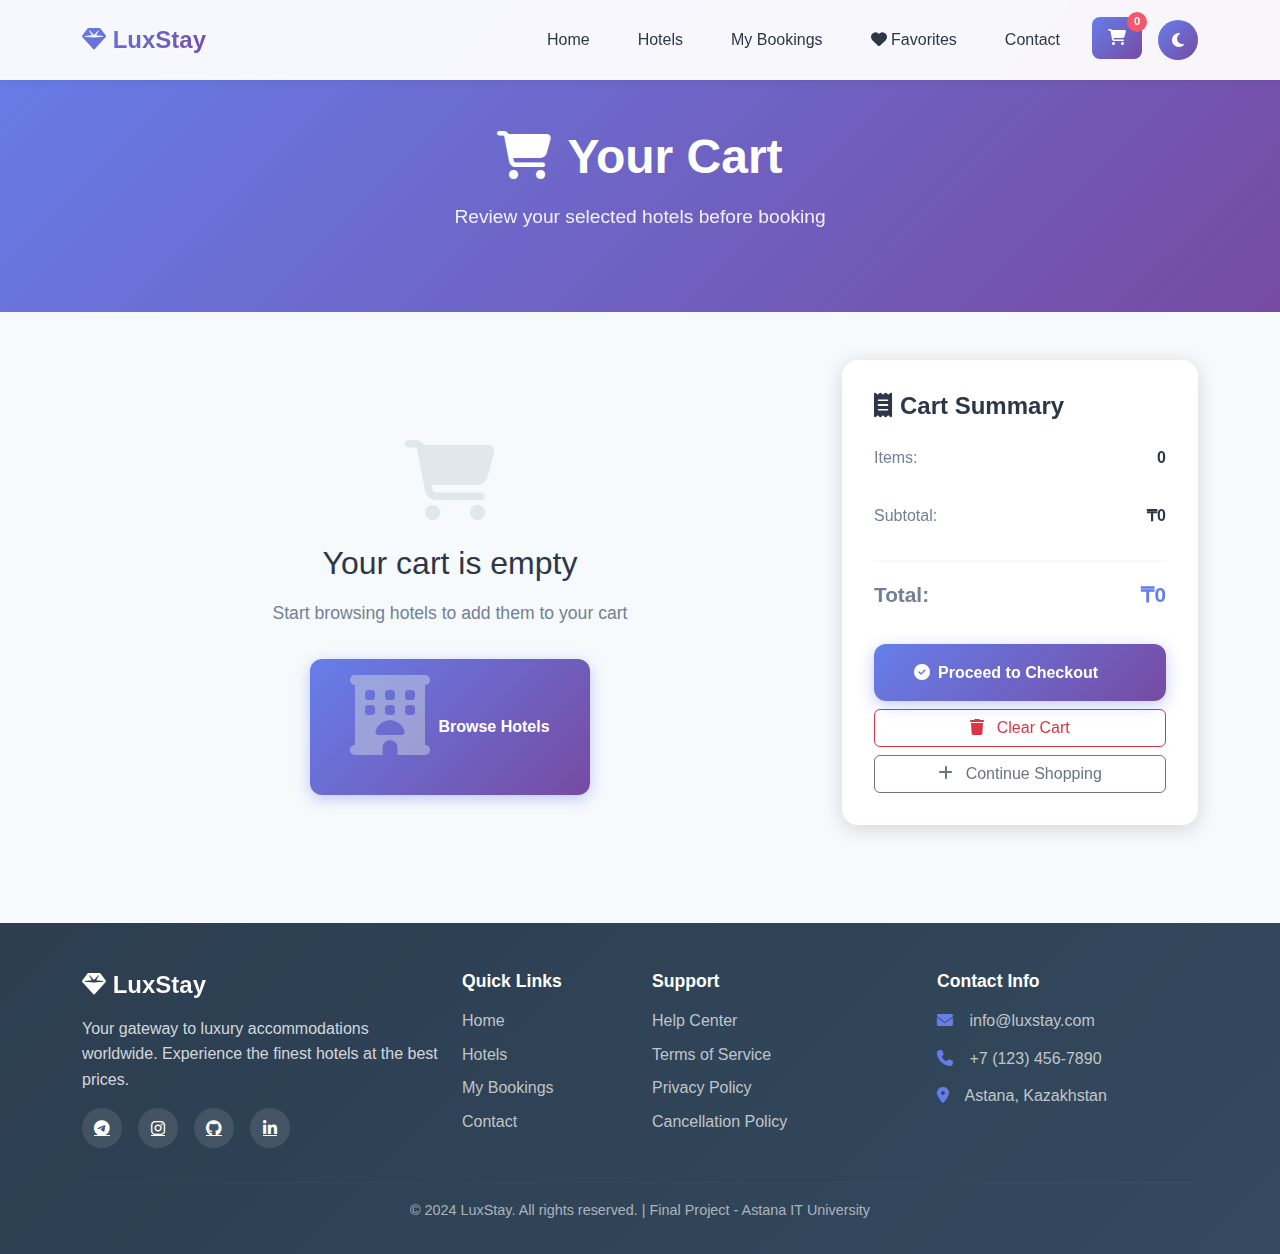
<file: cart.html>
<!DOCTYPE html>
<html lang="en">
  <head>
    <meta charset="UTF-8" />
    <meta name="viewport" content="width=device-width, initial-scale=1.0" />
    <title>Cart - LuxStay</title>
    <link
      href="https://cdn.jsdelivr.net/npm/bootstrap@5.3.0/dist/css/bootstrap.min.css"
      rel="stylesheet"
    />
    <link
      rel="stylesheet"
      href="https://cdnjs.cloudflare.com/ajax/libs/font-awesome/6.4.0/css/all.min.css"
    />
    <link rel="stylesheet" href="styles.css" />
    <style>
      .page-hero {
        background: var(--primary-gradient);
        padding: 8rem 0 4rem;
        color: white;
        text-align: center;
      }

      .cart-container {
        min-height: calc(100vh - 500px);
        padding: 3rem 0;
      }

      .cart-item-card {
        background: var(--bg-card);
        border-radius: var(--border-radius);
        padding: 1.5rem;
        box-shadow: var(--shadow-md);
        margin-bottom: 1.5rem;
        transition: var(--transition);
      }

      .cart-item-card:hover {
        box-shadow: var(--shadow-lg);
      }

      .cart-item-image {
        height: 200px;
        background-size: cover;
        background-position: center;
        border-radius: 12px;
      }

      .cart-summary {
        background: var(--bg-card);
        padding: 2rem;
        border-radius: var(--border-radius);
        box-shadow: var(--shadow-md);
        position: sticky;
        top: 100px;
      }

      .cart-summary h4 {
        color: var(--text-dark);
        margin-bottom: 1.5rem;
        font-weight: 700;
      }

      .summary-row {
        display: flex;
        justify-content: space-between;
        margin-bottom: 1rem;
        padding-bottom: 1rem;
      }

      .summary-row.total {
        border-top: 2px solid var(--bg-light);
        padding-top: 1rem;
        font-size: 1.3rem;
        font-weight: 700;
      }

      .summary-row .label {
        color: var(--text-light);
      }

      .summary-row .value {
        color: var(--text-dark);
        font-weight: 600;
      }

      .summary-row.total .value {
        color: var(--primary-color);
      }

      .empty-state {
        text-align: center;
        padding: 5rem 2rem;
      }

      .empty-state i {
        font-size: 5rem;
        color: #cbd5e0;
        margin-bottom: 1.5rem;
        opacity: 0.5;
      }

      .empty-state h3 {
        color: var(--text-dark);
        font-size: 2rem;
        margin-bottom: 1rem;
      }

      .empty-state p {
        color: var(--text-light);
        font-size: 1.1rem;
        margin-bottom: 2rem;
      }
    </style>
  </head>
  <body>
    <!-- Navigation -->
    <nav class="navbar navbar-expand-lg navbar-dark fixed-top">
      <div class="container">
        <a class="navbar-brand" href="index.html">
          <i class="fas fa-gem"></i> LuxStay
        </a>
        <button
          class="navbar-toggler"
          type="button"
          data-bs-toggle="collapse"
          data-bs-target="#navbarNav"
        >
          <span class="navbar-toggler-icon"></span>
        </button>
        <div class="collapse navbar-collapse" id="navbarNav">
          <ul class="navbar-nav ms-auto align-items-center">
            <li class="nav-item">
              <a class="nav-link" href="index.html">Home</a>
            </li>
            <li class="nav-item">
              <a class="nav-link" href="browse.html">Hotels</a>
            </li>
            <li class="nav-item">
              <a class="nav-link" href="bookings.html">My Bookings</a>
            </li>
            <li class="nav-item">
              <a class="nav-link" href="favorites.html">
                <i class="fas fa-heart"></i> Favorites
              </a>
            </li>
            <li class="nav-item">
              <a class="nav-link" href="contact.html">Contact</a>
            </li>
            <li class="nav-item">
              <a class="nav-link position-relative active" href="cart.html">
                <i class="fas fa-shopping-cart"></i>
                <span class="cart-count" id="cartCount">0</span>
              </a>
            </li>
            <li class="nav-item">
              <button class="theme-btn" onclick="toggleTheme()">
                <i class="fas fa-moon" id="themeIcon"></i>
              </button>
            </li>
          </ul>
        </div>
      </div>
    </nav>

    <!-- Page Hero -->
    <div class="page-hero">
      <div class="container">
        <h1 style="font-size: 3rem; font-weight: 700; margin-bottom: 1rem">
          <i class="fas fa-shopping-cart me-3"></i>Your Cart
        </h1>
        <p style="font-size: 1.2rem; opacity: 0.9">
          Review your selected hotels before booking
        </p>
      </div>
    </div>

    <!-- Main Content -->
    <div class="cart-container">
      <div class="container">
        <div class="row g-4">
          <div class="col-lg-8">
            <div id="cartItems">
              <!-- Cart items will be loaded here -->
            </div>

            <div id="emptyCart" class="empty-state" style="display: none">
              <i class="fas fa-shopping-cart"></i>
              <h3>Your cart is empty</h3>
              <p>Start browsing hotels to add them to your cart</p>
              <a href="browse.html" class="btn-primary-custom">
                <i class="fas fa-hotel me-2"></i> Browse Hotels
              </a>
            </div>
          </div>

          <div class="col-lg-4">
            <div class="cart-summary">
              <h4><i class="fas fa-receipt me-2"></i>Cart Summary</h4>

              <div class="summary-row">
                <span class="label">Items:</span>
                <strong class="value" id="cartItemCount">0</strong>
              </div>

              <div class="summary-row">
                <span class="label">Subtotal:</span>
                <strong class="value" id="cartSubtotal">₸0</strong>
              </div>

              <div class="summary-row total">
                <span class="label">Total:</span>
                <strong class="value" id="cartTotal">₸0</strong>
              </div>

              <button
                class="btn-primary-custom w-100 mb-2"
                onclick="proceedToCheckout()"
                id="checkoutBtn"
              >
                <i class="fas fa-check-circle me-2"></i> Proceed to Checkout
              </button>

              <button
                class="btn btn-outline-danger w-100 mb-2"
                onclick="clearCartConfirm()"
              >
                <i class="fas fa-trash me-2"></i> Clear Cart
              </button>

              <a href="browse.html" class="btn btn-outline-secondary w-100">
                <i class="fas fa-plus me-2"></i> Continue Shopping
              </a>
            </div>
          </div>
        </div>
      </div>
    </div>

    <!-- Footer -->
    <footer class="footer">
      <div class="container">
        <div class="row g-4">
          <div class="col-md-4">
            <h5 class="footer-title"><i class="fas fa-gem"></i> LuxStay</h5>
            <p>
              Your gateway to luxury accommodations worldwide. Experience the
              finest hotels at the best prices.
            </p>
            <div class="social-links">
              <a href="https://t.me/dzhangazy"
                ><i class="fab fa-telegram"></i
              ></a>
              <a href="https://www.instagram.com/dbktzhvn/"
                ><i class="fab fa-instagram"></i
              ></a>
              <a href="https://github.com/dzhangazy"
                ><i class="fab fa-github"></i
              ></a>
              <a href="https://linkedin.com/in/bakytzhan-jangazy-50b337372"
                ><i class="fab fa-linkedin-in"></i
              ></a>
            </div>
          </div>
          <div class="col-md-2">
            <h6 class="footer-subtitle">Quick Links</h6>
            <ul class="footer-links">
              <li><a href="index.html">Home</a></li>
              <li><a href="browse.html">Hotels</a></li>
              <li><a href="bookings.html">My Bookings</a></li>
              <li><a href="contact.html">Contact</a></li>
            </ul>
          </div>
          <div class="col-md-3">
            <h6 class="footer-subtitle">Support</h6>
            <ul class="footer-links">
              <li>
                <a href="https://www.ihg.com/content/us/en/customer-care/main"
                  >Help Center</a
                >
              </li>
              <li>
                <a href="https://www.marriott.com/about/terms-of-use.mi"
                  >Terms of Service</a
                >
              </li>
              <li>
                <a
                  href="https://www.marriott.com/about/privacy.mi?adobe_mc=MCMID%3D66712657228795457689090308981152108373%7CMCORGID%3D664516D751E565010A490D4C%2540AdobeOrg%7CTS%3D1762853635"
                  >Privacy Policy</a
                >
              </li>
              <li>
                <a href="https://cityloungehotel.com/en/cancellation-policy"
                  >Cancellation Policy</a
                >
              </li>
            </ul>
          </div>
          <div class="col-md-3">
            <h6 class="footer-subtitle">Contact Info</h6>
            <ul class="footer-contact">
              <li><i class="fas fa-envelope"></i> info@luxstay.com</li>
              <li><i class="fas fa-phone"></i> +7 (123) 456-7890</li>
              <li><i class="fas fa-map-marker-alt"></i> Astana, Kazakhstan</li>
            </ul>
          </div>
        </div>
        <hr class="footer-divider" />
        <div class="footer-bottom">
          <p>
            &copy; 2024 LuxStay. All rights reserved. | Final Project - Astana
            IT University
          </p>
        </div>
      </div>
    </footer>

    <script src="https://cdn.jsdelivr.net/npm/bootstrap@5.3.0/dist/js/bootstrap.bundle.min.js"></script>
    <script src="https://code.jquery.com/jquery-3.6.0.min.js"></script>
    <script src="data.js"></script>
    <script src="storage.js"></script>
    <script src="theme.js"></script>
    <script src="main.js"></script>
    <script src="cart.js"></script>
  </body>
</html>
</file>
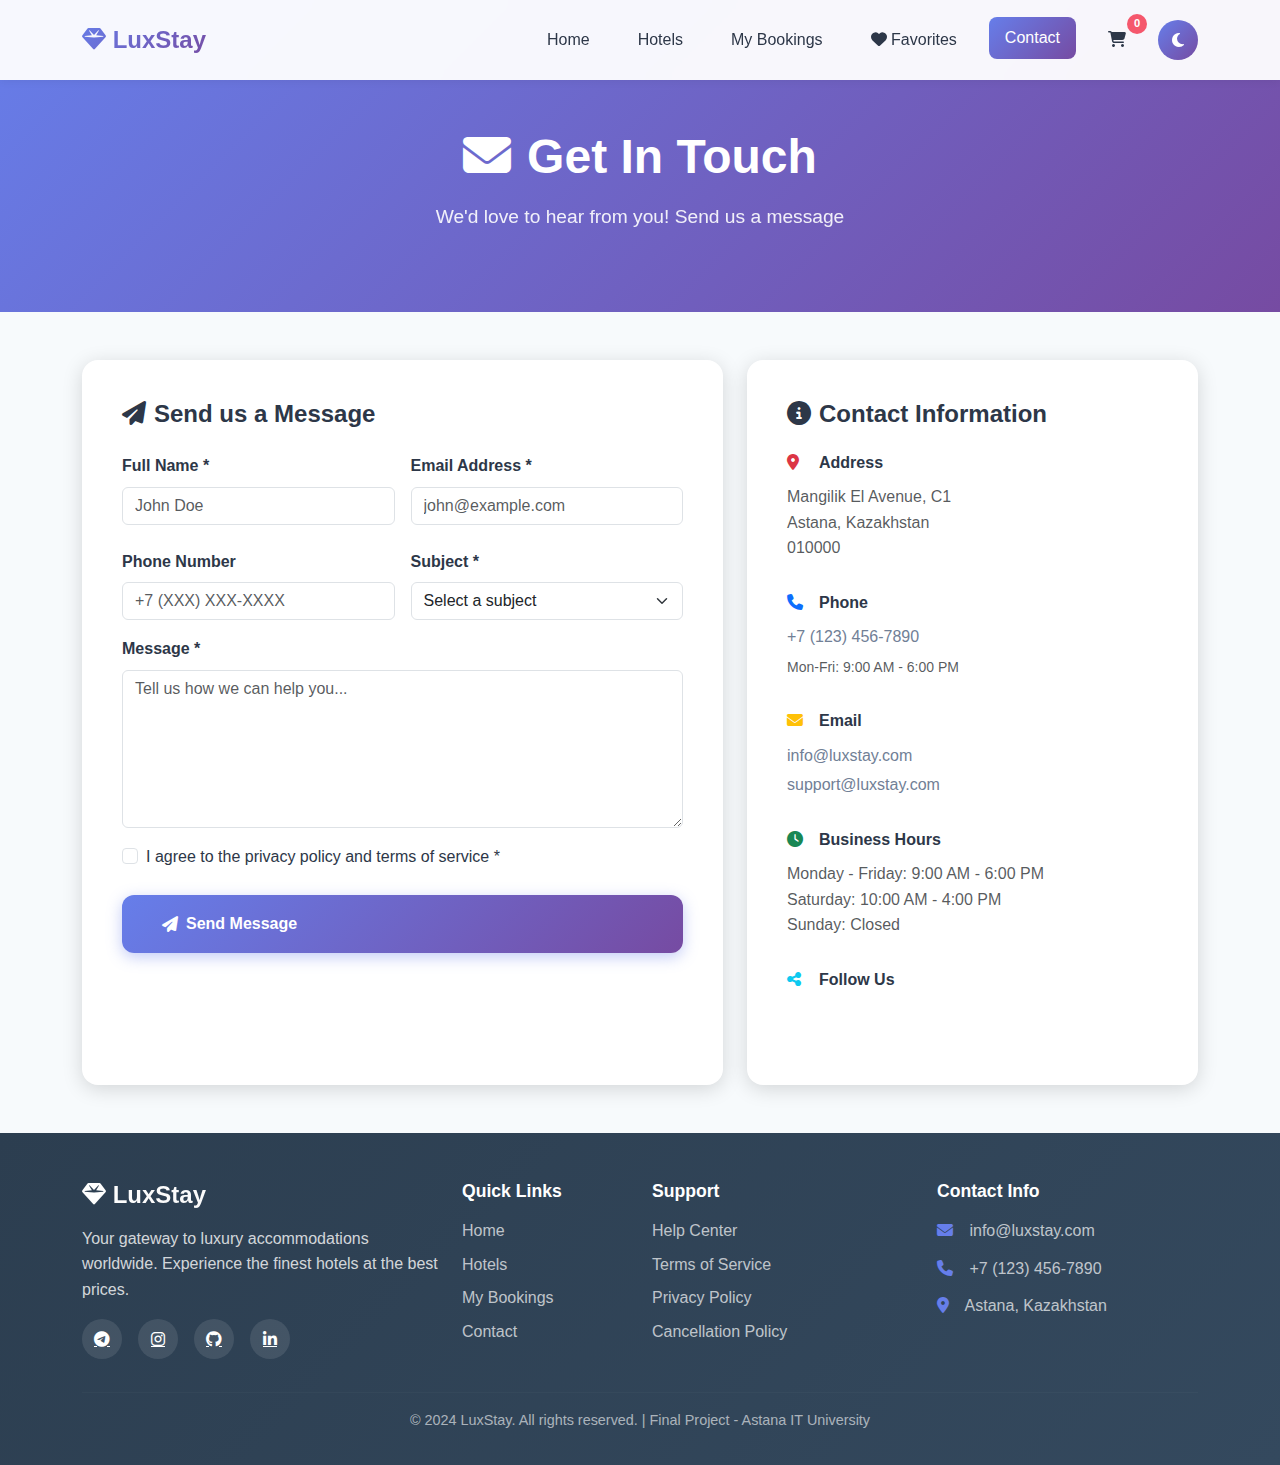
<file: contact.html>
<!DOCTYPE html>
<html lang="en">
  <head>
    <meta charset="UTF-8" />
    <meta name="viewport" content="width=device-width, initial-scale=1.0" />
    <title>Contact Us - LuxStay</title>
    <link
      href="https://cdn.jsdelivr.net/npm/bootstrap@5.3.0/dist/css/bootstrap.min.css"
      rel="stylesheet"
    />
    <link
      rel="stylesheet"
      href="https://cdnjs.cloudflare.com/ajax/libs/font-awesome/6.4.0/css/all.min.css"
    />
    <link rel="stylesheet" href="styles.css" />
    <style>
      .page-hero {
        background: var(--primary-gradient);
        padding: 8rem 0 4rem;
        color: white;
        text-align: center;
      }

      .contact-container {
        min-height: calc(100vh - 500px);
        padding: 3rem 0;
      }

      .contact-card {
        background: var(--bg-card);
        padding: 2.5rem;
        border-radius: var(--border-radius);
        box-shadow: var(--shadow-md);
        height: 100%;
      }

      .contact-card h4 {
        color: var(--text-dark);
        font-weight: 700;
        margin-bottom: 1.5rem;
      }

      .contact-info-item {
        margin-bottom: 2rem;
      }

      .contact-info-item h6 {
        color: var(--text-dark);
        font-weight: 600;
        margin-bottom: 0.75rem;
      }

      .contact-info-item i {
        margin-right: 0.75rem;
        width: 20px;
      }

      .contact-info-item a {
        color: var(--text-light);
        text-decoration: none;
        transition: var(--transition);
      }

      .contact-info-item a:hover {
        color: var(--primary-color);
      }
    </style>
  </head>
  <body>
    <!-- Navigation -->
    <nav class="navbar navbar-expand-lg navbar-dark fixed-top">
      <div class="container">
        <a class="navbar-brand" href="index.html">
          <i class="fas fa-gem"></i> LuxStay
        </a>
        <button
          class="navbar-toggler"
          type="button"
          data-bs-toggle="collapse"
          data-bs-target="#navbarNav"
        >
          <span class="navbar-toggler-icon"></span>
        </button>
        <div class="collapse navbar-collapse" id="navbarNav">
          <ul class="navbar-nav ms-auto align-items-center">
            <li class="nav-item">
              <a class="nav-link" href="index.html">Home</a>
            </li>
            <li class="nav-item">
              <a class="nav-link" href="browse.html">Hotels</a>
            </li>
            <li class="nav-item">
              <a class="nav-link" href="bookings.html">My Bookings</a>
            </li>
            <li class="nav-item">
              <a class="nav-link" href="favorites.html">
                <i class="fas fa-heart"></i> Favorites
              </a>
            </li>
            <li class="nav-item">
              <a class="nav-link active" href="contact.html">Contact</a>
            </li>
            <li class="nav-item">
              <a class="nav-link position-relative" href="cart.html">
                <i class="fas fa-shopping-cart"></i>
                <span class="cart-count" id="cartCount">0</span>
              </a>
            </li>
            <li class="nav-item">
              <button class="theme-btn" onclick="toggleTheme()">
                <i class="fas fa-moon" id="themeIcon"></i>
              </button>
            </li>
          </ul>
        </div>
      </div>
    </nav>

    <!-- Page Hero -->
    <div class="page-hero">
      <div class="container">
        <h1 style="font-size: 3rem; font-weight: 700; margin-bottom: 1rem">
          <i class="fas fa-envelope me-3"></i>Get In Touch
        </h1>
        <p style="font-size: 1.2rem; opacity: 0.9">
          We'd love to hear from you! Send us a message
        </p>
      </div>
    </div>

    <!-- Main Content -->
    <div class="contact-container">
      <div class="container">
        <div class="row g-4">
          <!-- Contact Form -->
          <div class="col-lg-7">
            <div class="contact-card">
              <h4><i class="fas fa-paper-plane me-2"></i>Send us a Message</h4>
              <form id="contactForm" onsubmit="handleContactForm(event)">
                <div class="row g-3">
                  <div class="col-md-6">
                    <label class="form-label fw-semibold">Full Name *</label>
                    <input
                      type="text"
                      class="form-control"
                      id="contactName"
                      required
                      minlength="2"
                      placeholder="John Doe"
                    />
                  </div>
                  <div class="col-md-6">
                    <label class="form-label fw-semibold"
                      >Email Address *</label
                    >
                    <input
                      type="email"
                      class="form-control"
                      id="contactEmail"
                      required
                      placeholder="john@example.com"
                    />
                  </div>
                </div>

                <div class="row g-3 mt-2">
                  <div class="col-md-6">
                    <label class="form-label fw-semibold">Phone Number</label>
                    <input
                      type="tel"
                      class="form-control"
                      id="contactPhone"
                      placeholder="+7 (XXX) XXX-XXXX"
                    />
                  </div>
                  <div class="col-md-6">
                    <label class="form-label fw-semibold">Subject *</label>
                    <select class="form-select" id="contactSubject" required>
                      <option value="">Select a subject</option>
                      <option value="booking">Booking Inquiry</option>
                      <option value="support">Customer Support</option>
                      <option value="feedback">Feedback</option>
                      <option value="partnership">Partnership</option>
                      <option value="other">Other</option>
                    </select>
                  </div>
                </div>

                <div class="mt-3">
                  <label class="form-label fw-semibold">Message *</label>
                  <textarea
                    class="form-control"
                    id="contactMessage"
                    rows="6"
                    required
                    minlength="10"
                    placeholder="Tell us how we can help you..."
                  ></textarea>
                </div>

                <div class="mt-3 form-check">
                  <input
                    type="checkbox"
                    class="form-check-input"
                    id="contactConsent"
                    required
                  />
                  <label class="form-check-label" for="contactConsent">
                    I agree to the privacy policy and terms of service *
                  </label>
                </div>

                <button type="submit" class="btn-primary-custom w-100 mt-4">
                  <i class="fas fa-paper-plane me-2"></i> Send Message
                </button>
              </form>
            </div>
          </div>

          <!-- Contact Information -->
          <div class="col-lg-5">
            <div class="contact-card mb-4">
              <h4>
                <i class="fas fa-info-circle me-2"></i>Contact Information
              </h4>

              <div class="contact-info-item">
                <h6>
                  <i class="fas fa-map-marker-alt text-danger"></i>Address
                </h6>
                <p class="text-muted mb-0">
                  Mangilik El Avenue, C1<br />Astana, Kazakhstan<br />010000
                </p>
              </div>

              <div class="contact-info-item">
                <h6><i class="fas fa-phone text-primary"></i>Phone</h6>
                <p class="mb-1">
                  <a href="tel:+71234567890">+7 (123) 456-7890</a>
                </p>
                <small class="text-muted">Mon-Fri: 9:00 AM - 6:00 PM</small>
              </div>

              <div class="contact-info-item">
                <h6><i class="fas fa-envelope text-warning"></i>Email</h6>
                <p class="mb-1">
                  <a href="mailto:info@luxstay.com">info@luxstay.com</a>
                </p>
                <p class="mb-0">
                  <a href="mailto:support@luxstay.com">support@luxstay.com</a>
                </p>
              </div>

              <div class="contact-info-item">
                <h6><i class="fas fa-clock text-success"></i>Business Hours</h6>
                <p class="text-muted mb-0">
                  Monday - Friday: 9:00 AM - 6:00 PM<br />
                  Saturday: 10:00 AM - 4:00 PM<br />
                  Sunday: Closed
                </p>
              </div>

              <div class="contact-info-item">
                <h6><i class="fas fa-share-alt text-info"></i>Follow Us</h6>
                </div>
              </div>
            </div>
          </div>
        </div>
      </div>
    </div>

    <!-- Footer -->
    <footer class="footer">
      <div class="container">
        <div class="row g-4">
          <div class="col-md-4">
            <h5 class="footer-title"><i class="fas fa-gem"></i> LuxStay</h5>
            <p>
              Your gateway to luxury accommodations worldwide. Experience the
              finest hotels at the best prices.
            </p>
            <div class="social-links">
              <a href="https://t.me/dzhangazy"
                ><i class="fab fa-telegram"></i
              ></a>
              <a href="https://www.instagram.com/dbktzhvn/"
                ><i class="fab fa-instagram"></i
              ></a>
              <a href="https://github.com/dzhangazy"
                ><i class="fab fa-github"></i
              ></a>
              <a href="https://linkedin.com/in/bakytzhan-jangazy-50b337372"
                ><i class="fab fa-linkedin-in"></i
              ></a>
            </div>
          </div>
          <div class="col-md-2">
            <h6 class="footer-subtitle">Quick Links</h6>
            <ul class="footer-links">
              <li><a href="index.html">Home</a></li>
              <li><a href="browse.html">Hotels</a></li>
              <li><a href="bookings.html">My Bookings</a></li>
              <li><a href="contact.html">Contact</a></li>
            </ul>
          </div>
          <div class="col-md-3">
            <h6 class="footer-subtitle">Support</h6>
            <ul class="footer-links">
              <li><a href="https://www.ihg.com/content/us/en/customer-care/main">Help Center</a></li>
              <li><a href="https://www.marriott.com/about/terms-of-use.mi">Terms of Service</a></li>
              <li><a href="https://www.marriott.com/about/privacy.mi?adobe_mc=MCMID%3D66712657228795457689090308981152108373%7CMCORGID%3D664516D751E565010A490D4C%2540AdobeOrg%7CTS%3D1762853635">Privacy Policy</a></li>
              <li><a href="https://cityloungehotel.com/en/cancellation-policy">Cancellation Policy</a></li>
            </ul>
          </div>
          <div class="col-md-3">
            <h6 class="footer-subtitle">Contact Info</h6>
            <ul class="footer-contact">
              <li><i class="fas fa-envelope"></i> info@luxstay.com</li>
              <li><i class="fas fa-phone"></i> +7 (123) 456-7890</li>
              <li><i class="fas fa-map-marker-alt"></i> Astana, Kazakhstan</li>
            </ul>
          </div>
        </div>
        <hr class="footer-divider" />
        <div class="footer-bottom">
          <p>
            &copy; 2024 LuxStay. All rights reserved. | Final Project - Astana
            IT University
          </p>
        </div>
      </div>
    </footer>

    <script src="https://cdn.jsdelivr.net/npm/bootstrap@5.3.0/dist/js/bootstrap.bundle.min.js"></script>
    <script src="https://code.jquery.com/jquery-3.6.0.min.js"></script>
    <script src="data.js"></script>
    <script src="storage.js"></script>
    <script src="theme.js"></script>
    <script src="main.js"></script>
    <script>
      // Handle contact form submission
      function handleContactForm(event) {
        event.preventDefault();

        const name = document.getElementById("contactName").value;
        const email = document.getElementById("contactEmail").value;
        const phone = document.getElementById("contactPhone").value;
        const subject = document.getElementById("contactSubject").value;
        const message = document.getElementById("contactMessage").value;

        // Validate email
        if (!validateEmail(email)) {
          showToast("Please enter a valid email address", "error");
          return;
        }

        // Validate message length
        if (message.length < 10) {
          showToast(
            "Please enter a message with at least 10 characters",
            "error"
          );
          return;
        }

        // Validate phone if provided
        if (phone && !validatePhone(phone)) {
          showToast("Please enter a valid phone number", "error");
          return;
        }

        showToast(
          `Thank you for contacting us, ${name}! We'll respond to ${email} soon.`,
          "success"
        );

        // Reset form
        document.getElementById("contactForm").reset();

        // Scroll to top
        window.scrollTo({ top: 0, behavior: "smooth" });
      }
    </script>
  </body>
</html>
</file>
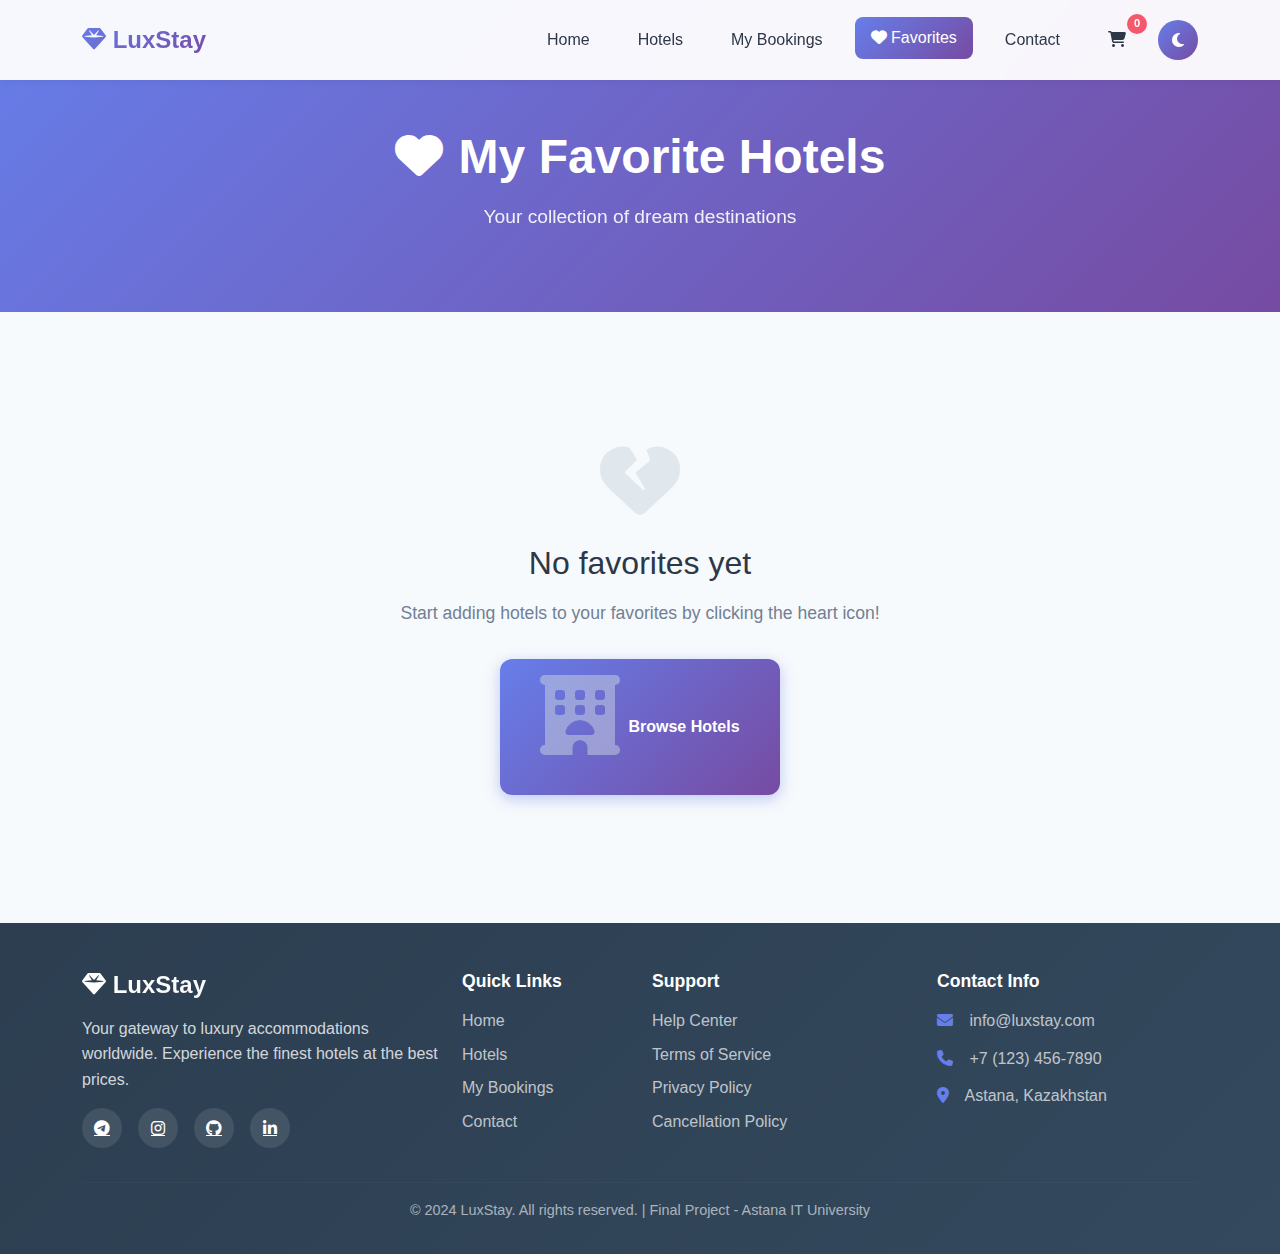
<file: favorites.html>
<!DOCTYPE html>
<html lang="en">
  <head>
    <meta charset="UTF-8" />
    <meta name="viewport" content="width=device-width, initial-scale=1.0" />
    <title>Favorites - LuxStay</title>
    <link
      href="https://cdn.jsdelivr.net/npm/bootstrap@5.3.0/dist/css/bootstrap.min.css"
      rel="stylesheet"
    />
    <link
      rel="stylesheet"
      href="https://cdnjs.cloudflare.com/ajax/libs/font-awesome/6.4.0/css/all.min.css"
    />
    <link rel="stylesheet" href="styles.css" />
    <style>
      .page-hero {
        background: var(--primary-gradient);
        padding: 8rem 0 4rem;
        color: white;
        text-align: center;
      }

      .favorites-container {
        min-height: calc(100vh - 500px);
        padding: 3rem 0;
      }

      .empty-state {
        text-align: center;
        padding: 5rem 2rem;
      }

      .empty-state i {
        font-size: 5rem;
        color: #cbd5e0;
        margin-bottom: 1.5rem;
        opacity: 0.5;
      }

      .empty-state h3 {
        color: var(--text-dark);
        font-size: 2rem;
        margin-bottom: 1rem;
      }

      .empty-state p {
        color: var(--text-light);
        font-size: 1.1rem;
        margin-bottom: 2rem;
      }
    </style>
  </head>
  <body>
    <!-- Navigation -->
    <nav class="navbar navbar-expand-lg navbar-dark fixed-top">
      <div class="container">
        <a class="navbar-brand" href="index.html">
          <i class="fas fa-gem"></i> LuxStay
        </a>
        <button
          class="navbar-toggler"
          type="button"
          data-bs-toggle="collapse"
          data-bs-target="#navbarNav"
        >
          <span class="navbar-toggler-icon"></span>
        </button>
        <div class="collapse navbar-collapse" id="navbarNav">
          <ul class="navbar-nav ms-auto align-items-center">
            <li class="nav-item">
              <a class="nav-link" href="index.html">Home</a>
            </li>
            <li class="nav-item">
              <a class="nav-link" href="browse.html">Hotels</a>
            </li>
            <li class="nav-item">
              <a class="nav-link" href="bookings.html">My Bookings</a>
            </li>
            <li class="nav-item">
              <a class="nav-link active" href="favorites.html">
                <i class="fas fa-heart"></i> Favorites
              </a>
            </li>
            <li class="nav-item">
              <a class="nav-link" href="contact.html">Contact</a>
            </li>
            <li class="nav-item">
              <a class="nav-link position-relative" href="cart.html">
                <i class="fas fa-shopping-cart"></i>
                <span class="cart-count" id="cartCount">0</span>
              </a>
            </li>
            <li class="nav-item">
              <button class="theme-btn" onclick="toggleTheme()">
                <i class="fas fa-moon" id="themeIcon"></i>
              </button>
            </li>
          </ul>
        </div>
      </div>
    </nav>

    <!-- Page Hero -->
    <div class="page-hero">
      <div class="container">
        <h1 style="font-size: 3rem; font-weight: 700; margin-bottom: 1rem">
          <i class="fas fa-heart me-3"></i>My Favorite Hotels
        </h1>
        <p style="font-size: 1.2rem; opacity: 0.9">
          Your collection of dream destinations
        </p>
      </div>
    </div>

    <!-- Main Content -->
    <div class="favorites-container">
      <div class="container">
        <div class="row g-4" id="favoritesList">
          <!-- Favorites will be loaded here -->
        </div>

        <div id="emptyFavorites" class="empty-state" style="display: none">
          <i class="fas fa-heart-broken"></i>
          <h3>No favorites yet</h3>
          <p>
            Start adding hotels to your favorites by clicking the heart icon!
          </p>
          <a href="browse.html" class="btn-primary-custom">
            <i class="fas fa-hotel me-2"></i> Browse Hotels
          </a>
        </div>
      </div>
    </div>

    <!-- Footer -->
    <footer class="footer">
      <div class="container">
        <div class="row g-4">
          <div class="col-md-4">
            <h5 class="footer-title"><i class="fas fa-gem"></i> LuxStay</h5>
            <p>
              Your gateway to luxury accommodations worldwide. Experience the
              finest hotels at the best prices.
            </p>
            <div class="social-links">
              <a href="https://t.me/dzhangazy"
                ><i class="fab fa-telegram"></i
              ></a>
              <a href="https://www.instagram.com/dbktzhvn/"
                ><i class="fab fa-instagram"></i
              ></a>
              <a href="https://github.com/dzhangazy"
                ><i class="fab fa-github"></i
              ></a>
              <a href="https://linkedin.com/in/bakytzhan-jangazy-50b337372"
                ><i class="fab fa-linkedin-in"></i
              ></a>
            </div>
          </div>
          <div class="col-md-2">
            <h6 class="footer-subtitle">Quick Links</h6>
            <ul class="footer-links">
              <li><a href="index.html">Home</a></li>
              <li><a href="browse.html">Hotels</a></li>
              <li><a href="bookings.html">My Bookings</a></li>
              <li><a href="contact.html">Contact</a></li>
            </ul>
          </div>
          <div class="col-md-3">
            <h6 class="footer-subtitle">Support</h6>
            <ul class="footer-links">
              <li>
                <a href="https://www.ihg.com/content/us/en/customer-care/main"
                  >Help Center</a
                >
              </li>
              <li>
                <a href="https://www.marriott.com/about/terms-of-use.mi"
                  >Terms of Service</a
                >
              </li>
              <li>
                <a
                  href="https://www.marriott.com/about/privacy.mi?adobe_mc=MCMID%3D66712657228795457689090308981152108373%7CMCORGID%3D664516D751E565010A490D4C%2540AdobeOrg%7CTS%3D1762853635"
                  >Privacy Policy</a
                >
              </li>
              <li>
                <a href="https://cityloungehotel.com/en/cancellation-policy"
                  >Cancellation Policy</a
                >
              </li>
            </ul>
          </div>
          <div class="col-md-3">
            <h6 class="footer-subtitle">Contact Info</h6>
            <ul class="footer-contact">
              <li><i class="fas fa-envelope"></i> info@luxstay.com</li>
              <li><i class="fas fa-phone"></i> +7 (123) 456-7890</li>
              <li><i class="fas fa-map-marker-alt"></i> Astana, Kazakhstan</li>
            </ul>
          </div>
        </div>
        <hr class="footer-divider" />
        <div class="footer-bottom">
          <p>
            &copy; 2024 LuxStay. All rights reserved. | Final Project - Astana
            IT University
          </p>
        </div>
      </div>
    </footer>

    <script src="https://cdn.jsdelivr.net/npm/bootstrap@5.3.0/dist/js/bootstrap.bundle.min.js"></script>
    <script src="https://code.jquery.com/jquery-3.6.0.min.js"></script>
    <script src="data.js"></script>
    <script src="storage.js"></script>
    <script src="theme.js"></script>
    <script src="main.js"></script>
    <script>
      // Load favorites on page load
      document.addEventListener("DOMContentLoaded", function () {
        loadFavorites();
      });

      function loadFavorites() {
        const favoriteHotels = getFavoriteHotels();
        const container = document.getElementById("favoritesList");
        const emptyState = document.getElementById("emptyFavorites");

        if (favoriteHotels.length === 0) {
          container.style.display = "none";
          emptyState.style.display = "block";
          return;
        }

        container.style.display = "flex";
        emptyState.style.display = "none";

        container.innerHTML = favoriteHotels
          .map((hotel) => generateHotelCard(hotel))
          .join("");
      }
    </script>
  </body>
</html>
</file>
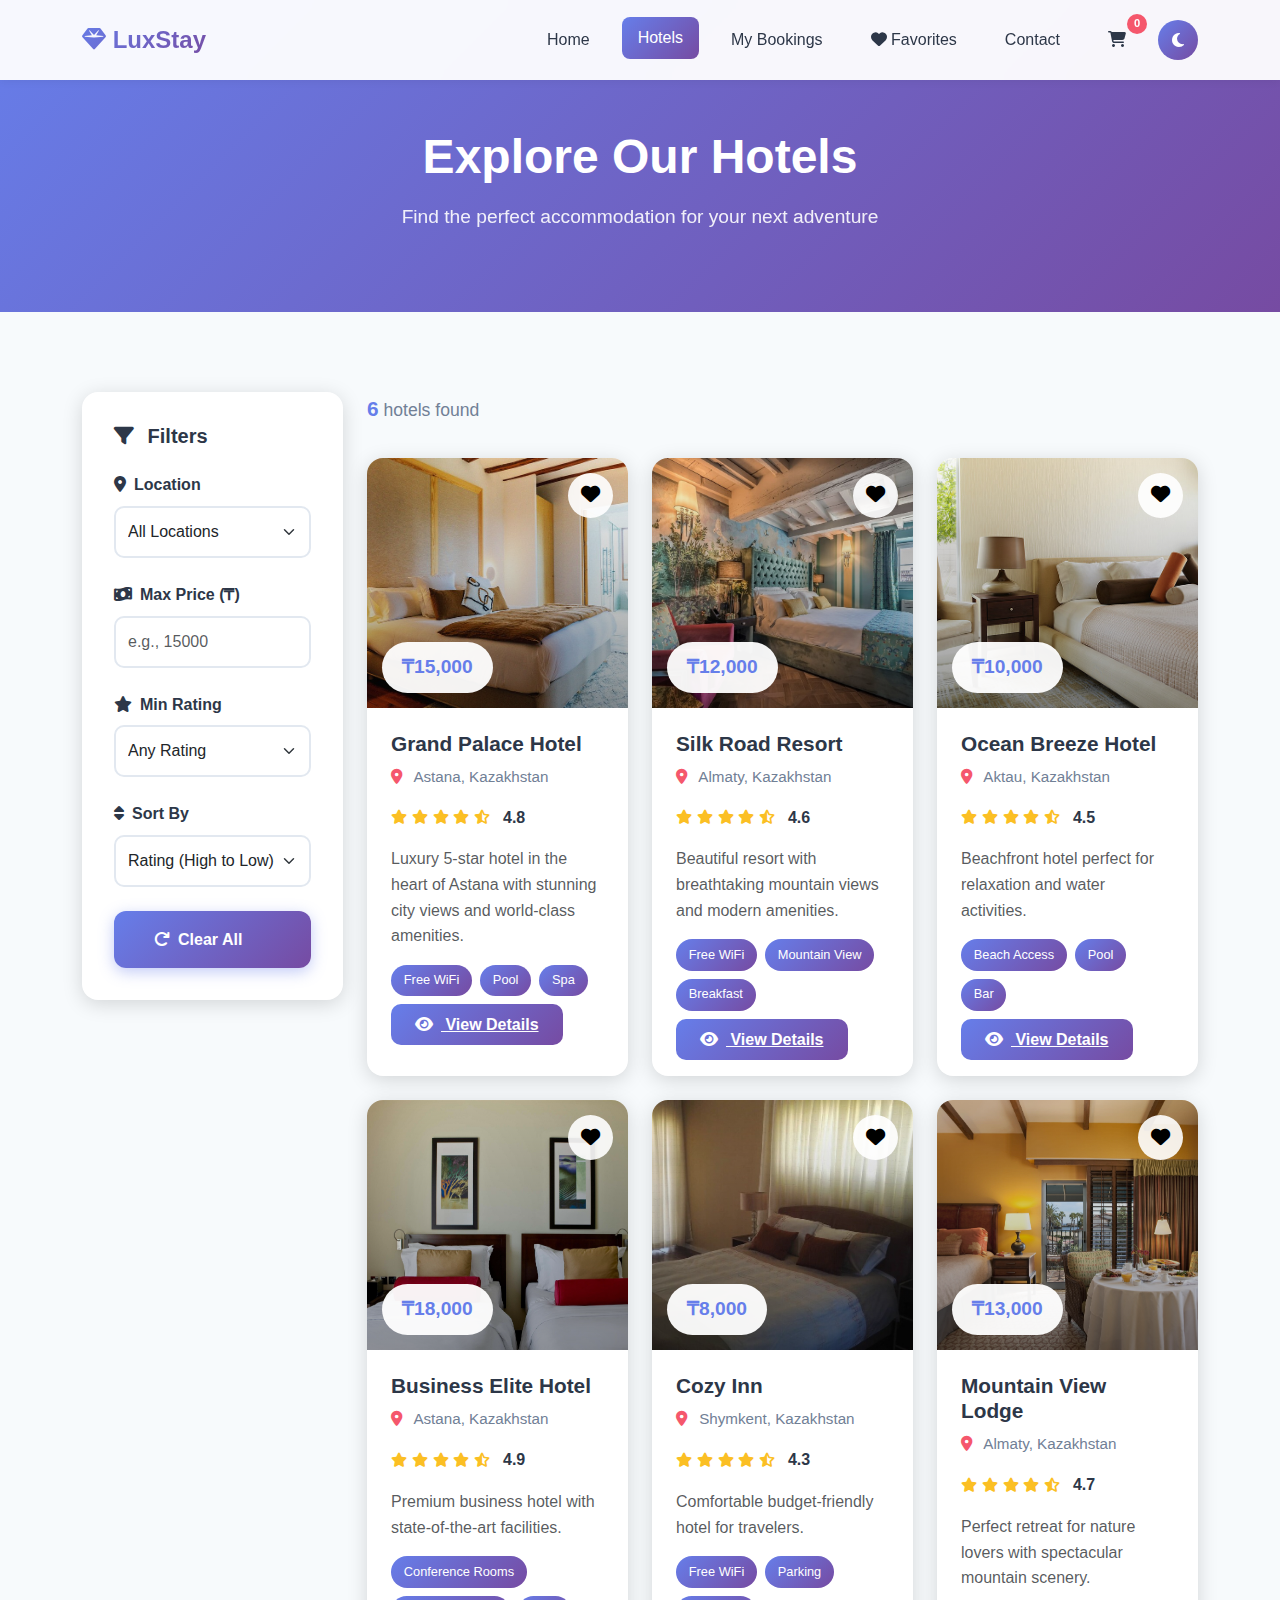
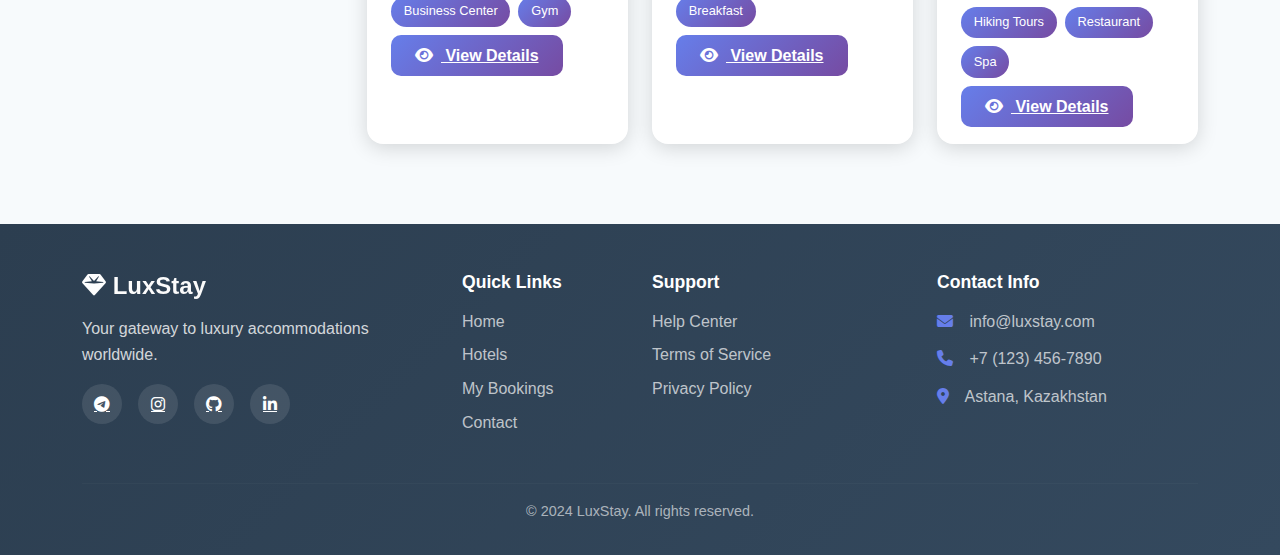
<file: hotel-details.html>
<!DOCTYPE html>
<html lang="en">
  <head>
    <meta charset="UTF-8" />
    <meta name="viewport" content="width=device-width, initial-scale=1.0" />
    <title>Hotel Details - LuxStay</title>
    <link
      href="https://cdn.jsdelivr.net/npm/bootstrap@5.3.0/dist/css/bootstrap.min.css"
      rel="stylesheet"
    />
    <link
      rel="stylesheet"
      href="https://cdnjs.cloudflare.com/ajax/libs/font-awesome/6.4.0/css/all.min.css"
    />
    <link rel="stylesheet" href="styles.css" />
  </head>
  <body>
    <!-- Navigation -->
    <nav class="navbar navbar-expand-lg navbar-light bg-light sticky-top">
      <div class="container">
        <a class="navbar-brand" href="index.html">
          <i class="fas fa-hotel"></i> LuxStay
        </a>
        <button
          class="navbar-toggler"
          type="button"
          data-bs-toggle="collapse"
          data-bs-target="#navbarNav"
        >
          <span class="navbar-toggler-icon"></span>
        </button>
        <div class="collapse navbar-collapse" id="navbarNav">
          <ul class="navbar-nav ms-auto">
            <li class="nav-item">
              <a class="nav-link" href="index.html">Home</a>
            </li>
            <li class="nav-item">
              <a class="nav-link" href="browse.html">Browse Hotels</a>
            </li>
            <li class="nav-item">
              <a class="nav-link" href="bookings.html">My Bookings</a>
            </li>
            <li class="nav-item">
              <a class="nav-link" href="favorites.html">Favorites</a>
            </li>
            <li class="nav-item">
              <a class="nav-link" href="contact.html">Contact</a>
            </li>
            <li class="nav-item">
              <a class="nav-link cart-badge" href="cart.html">
                <i class="fas fa-shopping-cart"></i>
                <span class="badge bg-danger" id="cartCount">0</span>
              </a>
            </li>
            <li class="nav-item">
              <span class="nav-link theme-toggle" onclick="toggleTheme()">
                <i class="fas fa-moon" id="themeIcon"></i>
              </span>
            </li>
          </ul>
        </div>
      </div>
    </nav>

    <!-- Main Content -->
    <div class="container page-content">
      <div class="row">
        <!-- Hotel Details -->
        <div class="col-lg-8">
          <div id="hotelDetails">
            <!-- Content loaded by JavaScript -->
          </div>
        </div>

        <!-- Booking Form Sidebar -->
        <div class="col-lg-4">
          <div class="booking-form sticky-top" style="top: 100px">
            <h4 class="mb-4">Book This Hotel</h4>
            <form id="bookingForm" onsubmit="handleBooking(event)">
              <div class="mb-3">
                <label class="form-label">Check-in Date</label>
                <input
                  type="date"
                  class="form-control"
                  id="checkInDate"
                  required
                />
              </div>
              <div class="mb-3">
                <label class="form-label">Check-out Date</label>
                <input
                  type="date"
                  class="form-control"
                  id="checkOutDate"
                  required
                />
              </div>
              <div class="mb-3">
                <label class="form-label">Number of Guests</label>
                <select class="form-select" id="guests" required>
                  <option value="1">1 Guest</option>
                  <option value="2" selected>2 Guests</option>
                  <option value="3">3 Guests</option>
                  <option value="4">4 Guests</option>
                  <option value="5">5+ Guests</option>
                </select>
              </div>
              <div class="mb-3">
                <label class="form-label">Full Name</label>
                <input
                  type="text"
                  class="form-control"
                  id="guestName"
                  required
                />
              </div>
              <div class="mb-3">
                <label class="form-label">Email</label>
                <input
                  type="email"
                  class="form-control"
                  id="guestEmail"
                  required
                />
              </div>
              <div class="mb-3">
                <label class="form-label">Phone</label>
                <input
                  type="tel"
                  class="form-control"
                  id="guestPhone"
                  placeholder="+7 (XXX) XXX-XXXX"
                  required
                />
              </div>

              <hr />

              <div class="d-flex justify-content-between mb-3">
                <span>Price per night:</span>
                <strong id="pricePerNight">₸0</strong>
              </div>
              <div class="d-flex justify-content-between mb-3">
                <span>Number of nights:</span>
                <strong id="numberOfNights">0</strong>
              </div>
              <div class="d-flex justify-content-between mb-4">
                <span class="h5">Total:</span>
                <strong class="h5 text-primary" id="totalPrice">₸0</strong>
              </div>

              <button type="submit" class="btn btn-primary w-100 mb-2">
                <i class="fas fa-check-circle"></i> Confirm Booking
              </button>
              <button
                type="button"
                class="btn btn-outline-secondary w-100"
                onclick="addCurrentToCart()"
              >
                <i class="fas fa-cart-plus"></i> Add to Cart
              </button>
            </form>
          </div>
        </div>
      </div>
    </div>

    <!-- Footer -->
    <footer class="footer">
      <div class="container">
        <div class="row g-4">
          <div class="col-md-4">
            <h5 class="footer-title"><i class="fas fa-gem"></i> LuxStay</h5>
            <p>
              Your gateway to luxury accommodations worldwide. Experience the
              finest hotels at the best prices.
            </p>
            <div class="social-links">
              <a href="https://t.me/dzhangazy"
                ><i class="fab fa-telegram"></i
              ></a>
              <a href="https://www.instagram.com/dbktzhvn/"
                ><i class="fab fa-instagram"></i
              ></a>
              <a href="https://github.com/dzhangazy"
                ><i class="fab fa-github"></i
              ></a>
              <a href="https://linkedin.com/in/bakytzhan-jangazy-50b337372"
                ><i class="fab fa-linkedin-in"></i
              ></a>
            </div>
          </div>
          <div class="col-md-2">
            <h6 class="footer-subtitle">Quick Links</h6>
            <ul class="footer-links">
              <li><a href="index.html">Home</a></li>
              <li><a href="browse.html">Hotels</a></li>
              <li><a href="bookings.html">My Bookings</a></li>
              <li><a href="contact.html">Contact</a></li>
            </ul>
          </div>
          <div class="col-md-3">
            <h6 class="footer-subtitle">Support</h6>
            <ul class="footer-links">
              <li>
                <a href="https://www.ihg.com/content/us/en/customer-care/main"
                  >Help Center</a
                >
              </li>
              <li>
                <a href="https://www.marriott.com/about/terms-of-use.mi"
                  >Terms of Service</a
                >
              </li>
              <li>
                <a
                  href="https://www.marriott.com/about/privacy.mi?adobe_mc=MCMID%3D66712657228795457689090308981152108373%7CMCORGID%3D664516D751E565010A490D4C%2540AdobeOrg%7CTS%3D1762853635"
                  >Privacy Policy</a
                >
              </li>
              <li>
                <a href="https://cityloungehotel.com/en/cancellation-policy"
                  >Cancellation Policy</a
                >
              </li>
            </ul>
          </div>
          <div class="col-md-3">
            <h6 class="footer-subtitle">Contact Info</h6>
            <ul class="footer-contact">
              <li><i class="fas fa-envelope"></i> info@luxstay.com</li>
              <li><i class="fas fa-phone"></i> +7 (123) 456-7890</li>
              <li><i class="fas fa-map-marker-alt"></i> Astana, Kazakhstan</li>
            </ul>
          </div>
        </div>
        <hr class="footer-divider" />
        <div class="footer-bottom">
          <p>
            &copy; 2024 LuxStay. All rights reserved. | Final Project - Astana
            IT University
          </p>
        </div>
      </div>
    </footer>

    <script src="https://cdn.jsdelivr.net/npm/bootstrap@5.3.0/dist/js/bootstrap.bundle.min.js"></script>
    <script src="https://code.jquery.com/jquery-3.6.0.min.js"></script>
    <script src="data.js"></script>
    <script src="storage.js"></script>
    <script src="theme.js"></script>
    <script src="main.js"></script>
    <script src="hotel-details.js"></script>
  </body>
</html>
</file>
<file: styles.css>
/* == CSS variables == */
:root {
  --primary-gradient: linear-gradient(135deg, #667eea 0%, #764ba2 100%);
  --secondary-gradient: linear-gradient(135deg, #f093fb 0%, #f5576c 100%);
  --success-gradient: linear-gradient(135deg, #4facfe 0%, #00f2fe 100%);
  --dark-gradient: linear-gradient(135deg, #2c3e50 0%, #34495e 100%);

  --primary-color: #667eea;
  --secondary-color: #764ba2;
  --accent-color: #f5576c;
  --success-color: #4facfe;

  --text-dark: #2d3748;
  --text-light: #718096;
  --text-white: #ffffff;

  --bg-light: #f7fafc;
  --bg-white: #ffffff;
  --bg-dark: #1a202c;
  --bg-card: #ffffff;

  --shadow-sm: 0 2px 8px rgba(0, 0, 0, 0.1);
  --shadow-md: 0 4px 20px rgba(0, 0, 0, 0.15);
  --shadow-lg: 0 10px 40px rgba(0, 0, 0, 0.2);

  --border-radius: 16px;
  --transition: all 0.3s cubic-bezier(0.4, 0, 0.2, 1);
}

/* Dark Mode Variables */
body.dark-mode,
html.dark-mode {
  --text-dark: #f7fafc;
  --text-light: #cbd5e0;
  --bg-light: #1a202c;
  --bg-white: #2d3748;
  --bg-card: #2d3748;

  --shadow-sm: 0 2px 8px rgba(0, 0, 0, 0.3);
  --shadow-md: 0 4px 20px rgba(0, 0, 0, 0.4);
  --shadow-lg: 0 10px 40px rgba(0, 0, 0, 0.5);
}

/* Dark mode body background */
body.dark-mode {
  background-color: #1a202c;
}

/* Dark mode navbar */
body.dark-mode .navbar {
  background: rgba(45, 55, 72, 0.95) !important;
}

body.dark-mode .navbar-brand {
  background: linear-gradient(135deg, #a78bfa 0%, #ec4899 100%);
  -webkit-background-clip: text;
  -webkit-text-fill-color: transparent;
  background-clip: text;
}

body.dark-mode .nav-link {
  color: rgba(255, 255, 255, 0.9) !important;
}

body.dark-mode .nav-link:hover,
body.dark-mode .nav-link.active {
  background: var(--primary-gradient);
  color: white !important;
}

/* Dark mode cards */
body.dark-mode .hotel-card,
body.dark-mode .feature-card,
body.dark-mode .testimonial-card,
body.dark-mode .filter-card,
body.dark-mode .search-card,
body.dark-mode .newsletter-card {
  background-color: #2d3748;
}

/* Dark mode inputs */
body.dark-mode .form-control,
body.dark-mode .form-select {
  background-color: #1a202c;
  color: #f7fafc;
  border-color: #4a5568;
}

body.dark-mode .form-control:focus,
body.dark-mode .form-select:focus {
  background-color: #1a202c;
  color: #f7fafc;
  border-color: var(--primary-color);
}

/* Dark mode text */
body.dark-mode .card-title,
body.dark-mode .section-title,
body.dark-mode .filter-card h5,
body.dark-mode .filter-group label,
body.dark-mode h1,
body.dark-mode h2,
body.dark-mode h3,
body.dark-mode h4,
body.dark-mode h5,
body.dark-mode h6 {
  color: #f7fafc !important;
}

body.dark-mode .card-text,
body.dark-mode .location,
body.dark-mode p {
  color: #cbd5e0;
}

/* Dark mode empty states */
body.dark-mode .empty-state i {
  color: #4a5568;
}

body.dark-mode .empty-state h3 {
  color: #f7fafc;
}

body.dark-mode .empty-state p {
  color: #cbd5e0;
}

/* ========== Global Styles ========== */
* {
  margin: 0;
  padding: 0;
  box-sizing: border-box;
}

html {
  min-height: 100%;
  position: relative;
}

body {
  font-family: "Inter", -apple-system, BlinkMacSystemFont, "Segoe UI", Roboto,
    sans-serif;
  background-color: var(--bg-light);
  color: var(--text-dark);
  line-height: 1.6;
  transition: var(--transition);
  min-height: 100vh;
  display: flex;
  flex-direction: column;
  margin: 0;
  padding: 0;
}

/* Wrapper to push footer down */
.favorites-container,
.page-content,
.section {
  flex: 1 0 auto;
}

/* == navigation == */
.navbar {
  background: rgba(255, 255, 255, 0.95);
  backdrop-filter: blur(10px);
  box-shadow: var(--shadow-sm);
  padding: 1rem 0;
  transition: var(--transition);
}

body.dark-mode .navbar {
  background: rgba(45, 55, 72, 0.95);
}

.navbar-brand {
  font-size: 1.5rem;
  font-weight: 700;
  background: var(--primary-gradient);
  -webkit-background-clip: text;
  -webkit-text-fill-color: transparent;
  background-clip: text;
}

.nav-link {
  color: var(--text-dark) !important;
  font-weight: 500;
  margin: 0 0.5rem;
  padding: 0.5rem 1rem !important;
  border-radius: 8px;
  transition: var(--transition);
  position: relative;
}

.nav-link:hover,
.nav-link.active {
  background: var(--primary-gradient);
  color: var(--text-white) !important;
  transform: translateY(-2px);
}

.cart-count {
  position: absolute;
  top: -5px;
  right: -5px;
  background: var(--accent-color);
  color: white;
  border-radius: 50%;
  width: 20px;
  height: 20px;
  display: flex;
  align-items: center;
  justify-content: center;
  font-size: 0.7rem;
  font-weight: bold;
}

.theme-btn {
  background: var(--primary-gradient);
  border: none;
  color: white;
  width: 40px;
  height: 40px;
  border-radius: 50%;
  display: flex;
  align-items: center;
  justify-content: center;
  cursor: pointer;
  transition: var(--transition);
  margin-left: 0.5rem;
}

.theme-btn:hover {
  transform: rotate(180deg) scale(1.1);
}

/* ========== Hero Section ========== */
.hero-section {
  position: relative;
  min-height: 100vh;
  display: flex;
  align-items: center;
  justify-content: center;
  background: var(--primary-gradient);
  overflow: hidden;
}

.hero-overlay {
  position: absolute;
  top: 0;
  left: 0;
  right: 0;
  bottom: 0;
  background: url('data:image/svg+xml,<svg xmlns="http://www.w3.org/2000/svg" viewBox="0 0 1440 320"><path fill="%23ffffff" fill-opacity="0.1" d="M0,96L48,112C96,128,192,160,288,160C384,160,480,128,576,112C672,96,768,96,864,112C960,128,1056,160,1152,165.3C1248,171,1344,149,1392,138.7L1440,128L1440,320L1392,320C1344,320,1248,320,1152,320C1056,320,960,320,864,320C768,320,672,320,576,320C480,320,384,320,288,320C192,320,96,320,48,320L0,320Z"></path></svg>')
    no-repeat bottom;
  background-size: cover;
}

.hero-content {
  position: relative;
  z-index: 2;
  text-align: center;
  padding: 2rem;
}

.hero-title {
  font-size: 4rem;
  font-weight: 800;
  color: white;
  margin-bottom: 1rem;
  text-shadow: 0 4px 20px rgba(0, 0, 0, 0.3);
  animation: fadeInUp 1s ease-out;
}

.hero-subtitle {
  font-size: 1.3rem;
  color: rgba(255, 255, 255, 0.95);
  margin-bottom: 3rem;
  animation: fadeInUp 1s ease-out 0.2s both;
}

@keyframes fadeInUp {
  from {
    opacity: 0;
    transform: translateY(30px);
  }
  to {
    opacity: 1;
    transform: translateY(0);
  }
}

/* ========== Search Card ========== */
.search-card {
  background: var(--bg-card);
  padding: 2.5rem;
  border-radius: var(--border-radius);
  box-shadow: var(--shadow-lg);
  max-width: 1100px;
  margin: 0 auto;
  animation: fadeInUp 1s ease-out 0.4s both;
}

.search-card .form-group {
  margin-bottom: 0;
}

.search-card label {
  display: block;
  font-size: 0.9rem;
  font-weight: 600;
  color: var(--text-light);
  margin-bottom: 0.5rem;
}

.search-card label i {
  margin-right: 0.5rem;
  color: var(--primary-color);
}

.search-card .form-control {
  border: 2px solid #e2e8f0;
  border-radius: 12px;
  padding: 0.875rem 1rem;
  font-size: 1rem;
  transition: var(--transition);
  background: var(--bg-white);
  color: var(--text-dark);
}

.search-card .form-control:focus {
  border-color: var(--primary-color);
  box-shadow: 0 0 0 4px rgba(102, 126, 234, 0.1);
  outline: none;
}

.btn-search {
  background: var(--primary-gradient);
  color: white;
  border: none;
  padding: 1rem 3rem;
  border-radius: 12px;
  font-size: 1.1rem;
  font-weight: 600;
  margin-top: 1.5rem;
  width: 100%;
  cursor: pointer;
  transition: var(--transition);
  box-shadow: 0 4px 15px rgba(102, 126, 234, 0.4);
}

.btn-search:hover {
  transform: translateY(-3px);
  box-shadow: 0 8px 25px rgba(102, 126, 234, 0.5);
}

/* ========== Scroll Indicator ========== */
.scroll-indicator {
  position: absolute;
  bottom: 30px;
  left: 50%;
  transform: translateX(-50%);
  color: white;
  font-size: 2rem;
  animation: bounce 2s infinite;
}

@keyframes bounce {
  0%,
  20%,
  50%,
  80%,
  100% {
    transform: translateX(-50%) translateY(0);
  }
  40% {
    transform: translateX(-50%) translateY(-20px);
  }
  60% {
    transform: translateX(-50%) translateY(-10px);
  }
}

/* ========== Sections ========== */
.section {
  padding: 5rem 0;
}

.section-header {
  margin-bottom: 3rem;
}

.section-title {
  font-size: 2.5rem;
  font-weight: 700;
  color: var(--text-dark);
  margin-bottom: 1rem;
}

.section-subtitle {
  font-size: 1.1rem;
  color: var(--text-light);
}

/* ========== Hotel Cards ========== */
.hotel-card {
  background: var(--bg-card);
  border-radius: var(--border-radius);
  overflow: hidden;
  box-shadow: var(--shadow-md);
  transition: var(--transition);
  height: 100%;
  position: relative;
}

.hotel-card:hover {
  transform: translateY(-10px);
  box-shadow: var(--shadow-lg);
}

.hotel-image {
  position: relative;
  height: 250px;
  background-size: cover;
  background-position: center;
  overflow: hidden;
}

.hotel-image::before {
  content: "";
  position: absolute;
  top: 0;
  left: 0;
  right: 0;
  bottom: 0;
  background: linear-gradient(
    to bottom,
    transparent 0%,
    rgba(0, 0, 0, 0.4) 100%
  );
}

.favorite-btn {
  position: absolute;
  top: 15px;
  right: 15px;
  background: rgba(255, 255, 255, 0.9);
  border: none;
  width: 45px;
  height: 45px;
  border-radius: 50%;
  display: flex;
  align-items: center;
  justify-content: center;
  cursor: pointer;
  transition: var(--transition);
  z-index: 2;
}

.favorite-btn:hover {
  background: white;
  transform: scale(1.1);
}

.favorite-btn.active {
  background: var(--accent-color);
  color: white;
}

.favorite-btn i {
  font-size: 1.2rem;
}

.price-badge {
  position: absolute;
  bottom: 15px;
  left: 15px;
  background: rgba(255, 255, 255, 0.95);
  color: var(--primary-color);
  padding: 10px 20px;
  border-radius: 30px;
  font-weight: 700;
  font-size: 1.2rem;
  z-index: 2;
}

.hotel-card .card-body {
  padding: 1.5rem;
}

.hotel-card .card-title {
  font-size: 1.3rem;
  font-weight: 700;
  color: var(--text-dark);
  margin-bottom: 0.5rem;
}

.hotel-card .location {
  color: var(--text-light);
  font-size: 0.95rem;
  margin-bottom: 1rem;
}

.hotel-card .location i {
  color: var(--accent-color);
  margin-right: 0.5rem;
}

.rating {
  display: flex;
  align-items: center;
  gap: 0.3rem;
  margin-bottom: 1rem;
}

.rating i {
  color: #fbbf24;
  font-size: 0.9rem;
}

.rating span {
  font-weight: 600;
  color: var(--text-dark);
  margin-left: 0.5rem;
}

.amenities {
  display: flex;
  flex-wrap: wrap;
  gap: 0.5rem;
  margin-bottom: 1rem;
}

.amenity-badge {
  background: var(--primary-gradient);
  color: white;
  padding: 0.35rem 0.8rem;
  border-radius: 20px;
  font-size: 0.8rem;
  font-weight: 500;
}

/* == buttons == */
.btn-primary-custom {
  background: var(--primary-gradient);
  color: white;
  border: none;
  padding: 1rem 2.5rem;
  border-radius: 12px;
  font-size: 1rem;
  font-weight: 600;
  cursor: pointer;
  transition: var(--transition);
  display: inline-flex;
  align-items: center;
  text-decoration: none;
  box-shadow: 0 4px 15px rgba(102, 126, 234, 0.4);
}

.btn-primary-custom:hover {
  transform: translateY(-3px);
  box-shadow: 0 8px 25px rgba(102, 126, 234, 0.5);
  color: white;
}

.btn-view-details {
  background: var(--primary-gradient);
  color: white;
  border: none;
  padding: 0.75rem 1.5rem;
  border-radius: 10px;
  font-weight: 600;
  width: 100%;
  cursor: pointer;
  transition: var(--transition);
}

.btn-view-details:hover {
  transform: translateY(-2px);
  box-shadow: 0 4px 15px rgba(102, 126, 234, 0.4);
}

/* == features == */
.features-section {
  background: var(--bg-white);
}

.feature-card {
  text-align: center;
  padding: 2rem;
  border-radius: var(--border-radius);
  background: var(--bg-card);
  box-shadow: var(--shadow-sm);
  transition: var(--transition);
  height: 100%;
}

.feature-card:hover {
  transform: translateY(-5px);
  box-shadow: var(--shadow-md);
}

.feature-icon {
  width: 70px;
  height: 70px;
  margin: 0 auto 1.5rem;
  background: var(--primary-gradient);
  border-radius: 50%;
  display: flex;
  align-items: center;
  justify-content: center;
  color: white;
  font-size: 2rem;
}

.feature-card h4 {
  font-size: 1.2rem;
  font-weight: 700;
  color: var(--text-dark);
  margin-bottom: 1rem;
}

.feature-card p {
  color: var(--text-light);
  font-size: 0.95rem;
  margin: 0;
}

/* ========== Testimonials ========== */
.testimonials-section {
  background: var(--bg-light);
}

.testimonial-card {
  background: var(--bg-card);
  padding: 2rem;
  border-radius: var(--border-radius);
  box-shadow: var(--shadow-sm);
  height: 100%;
  transition: var(--transition);
}

.testimonial-card:hover {
  transform: translateY(-5px);
  box-shadow: var(--shadow-md);
}

.testimonial-card .stars {
  color: #fbbf24;
  margin-bottom: 1rem;
  font-size: 1.1rem;
}

.testimonial-card p {
  color: var(--text-light);
  font-size: 1rem;
  line-height: 1.7;
  margin-bottom: 1.5rem;
}

.testimonial-author {
  display: flex;
  align-items: center;
  gap: 1rem;
}

.author-avatar {
  width: 50px;
  height: 50px;
  border-radius: 50%;
  background: var(--primary-gradient);
  color: white;
  display: flex;
  align-items: center;
  justify-content: center;
  font-weight: 700;
  font-size: 1.2rem;
}

.testimonial-author strong {
  display: block;
  color: var(--text-dark);
  font-size: 1rem;
}

.testimonial-author small {
  color: var(--text-light);
  font-size: 0.85rem;
}

/* == newsletter == */
.newsletter-section {
  padding: 3rem 0;
}

.newsletter-card {
  background: var(--primary-gradient);
  padding: 3rem;
  border-radius: var(--border-radius);
  color: white;
}

.newsletter-card h3 {
  font-size: 2rem;
  font-weight: 700;
  margin-bottom: 0.5rem;
}

.newsletter-card p {
  font-size: 1.1rem;
  opacity: 0.9;
}

.newsletter-form {
  display: flex;
  gap: 1rem;
}

.newsletter-form .form-control {
  flex: 1;
  padding: 1rem 1.5rem;
  border-radius: 12px;
  border: none;
  font-size: 1rem;
}

.btn-subscribe {
  background: white;
  color: var(--primary-color);
  border: none;
  padding: 1rem 2rem;
  border-radius: 12px;
  font-weight: 600;
  cursor: pointer;
  transition: var(--transition);
  white-space: nowrap;
}

.btn-subscribe:hover {
  transform: translateY(-2px);
  box-shadow: 0 4px 15px rgba(255, 255, 255, 0.3);
}

/* ========== Footer ========== */
.footer {
  flex-shrink: 0;
  background: var(--dark-gradient);
  color: rgba(255, 255, 255, 0.8);
  padding: 3rem 0 1rem;
  margin-top: auto;
  width: 100%;
}

.footer-title {
  font-size: 1.5rem;
  font-weight: 700;
  background: linear-gradient(135deg, #fff 0%, #f0f0f0 100%);
  -webkit-background-clip: text;
  -webkit-text-fill-color: transparent;
  background-clip: text;
  margin-bottom: 1rem;
}

.footer-subtitle {
  color: white;
  font-size: 1.1rem;
  font-weight: 600;
  margin-bottom: 1rem;
}

.footer-links {
  list-style: none;
  padding: 0;
}

.footer-links li {
  margin-bottom: 0.5rem;
}

.footer-links a {
  color: rgba(255, 255, 255, 0.7);
  text-decoration: none;
  transition: var(--transition);
}

.footer-links a:hover {
  color: white;
  padding-left: 5px;
}

.footer-contact {
  list-style: none;
  padding: 0;
}

.footer-contact li {
  margin-bottom: 0.75rem;
  color: rgba(255, 255, 255, 0.7);
}

.footer-contact i {
  margin-right: 0.75rem;
  color: var(--primary-color);
}

.social-links {
  display: flex;
  gap: 1rem;
  margin-top: 1rem;
}

.social-links a {
  width: 40px;
  height: 40px;
  border-radius: 50%;
  background: rgba(255, 255, 255, 0.1);
  display: flex;
  align-items: center;
  justify-content: center;
  color: white;
  transition: var(--transition);
}

.social-links a:hover {
  background: var(--primary-gradient);
  transform: translateY(-3px);
}

.footer-divider {
  border-color: rgba(255, 255, 255, 0.1);
  margin: 2rem 0 1rem;
}

.footer-bottom {
  text-align: center;
  color: rgba(255, 255, 255, 0.6);
  font-size: 0.9rem;
}

/* == responsive design == */
@media (max-width: 768px) {
  .hero-title {
    font-size: 2.5rem;
  }

  .hero-subtitle {
    font-size: 1.1rem;
  }

  .search-card {
    padding: 1.5rem;
  }

  .section-title {
    font-size: 2rem;
  }

  .newsletter-form {
    flex-direction: column;
  }

  .btn-subscribe {
    width: 100%;
  }
}
</file>
